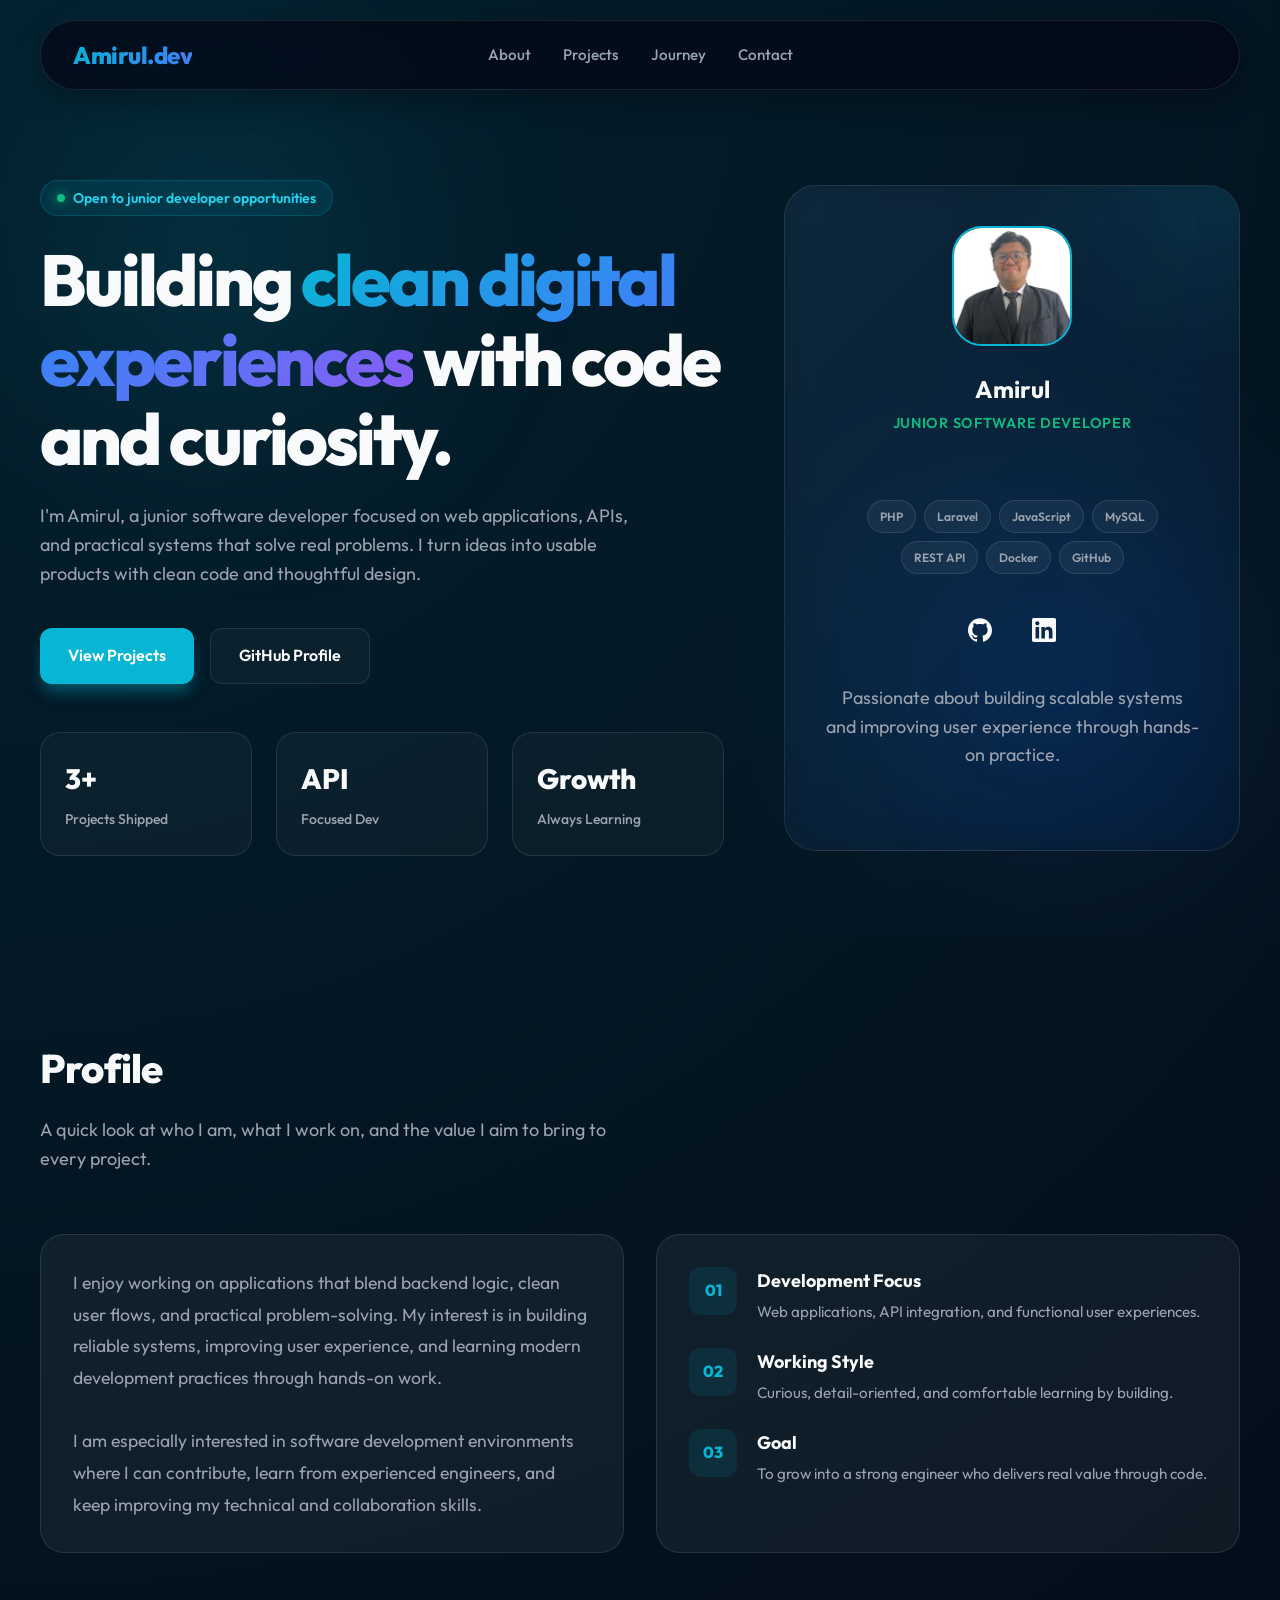
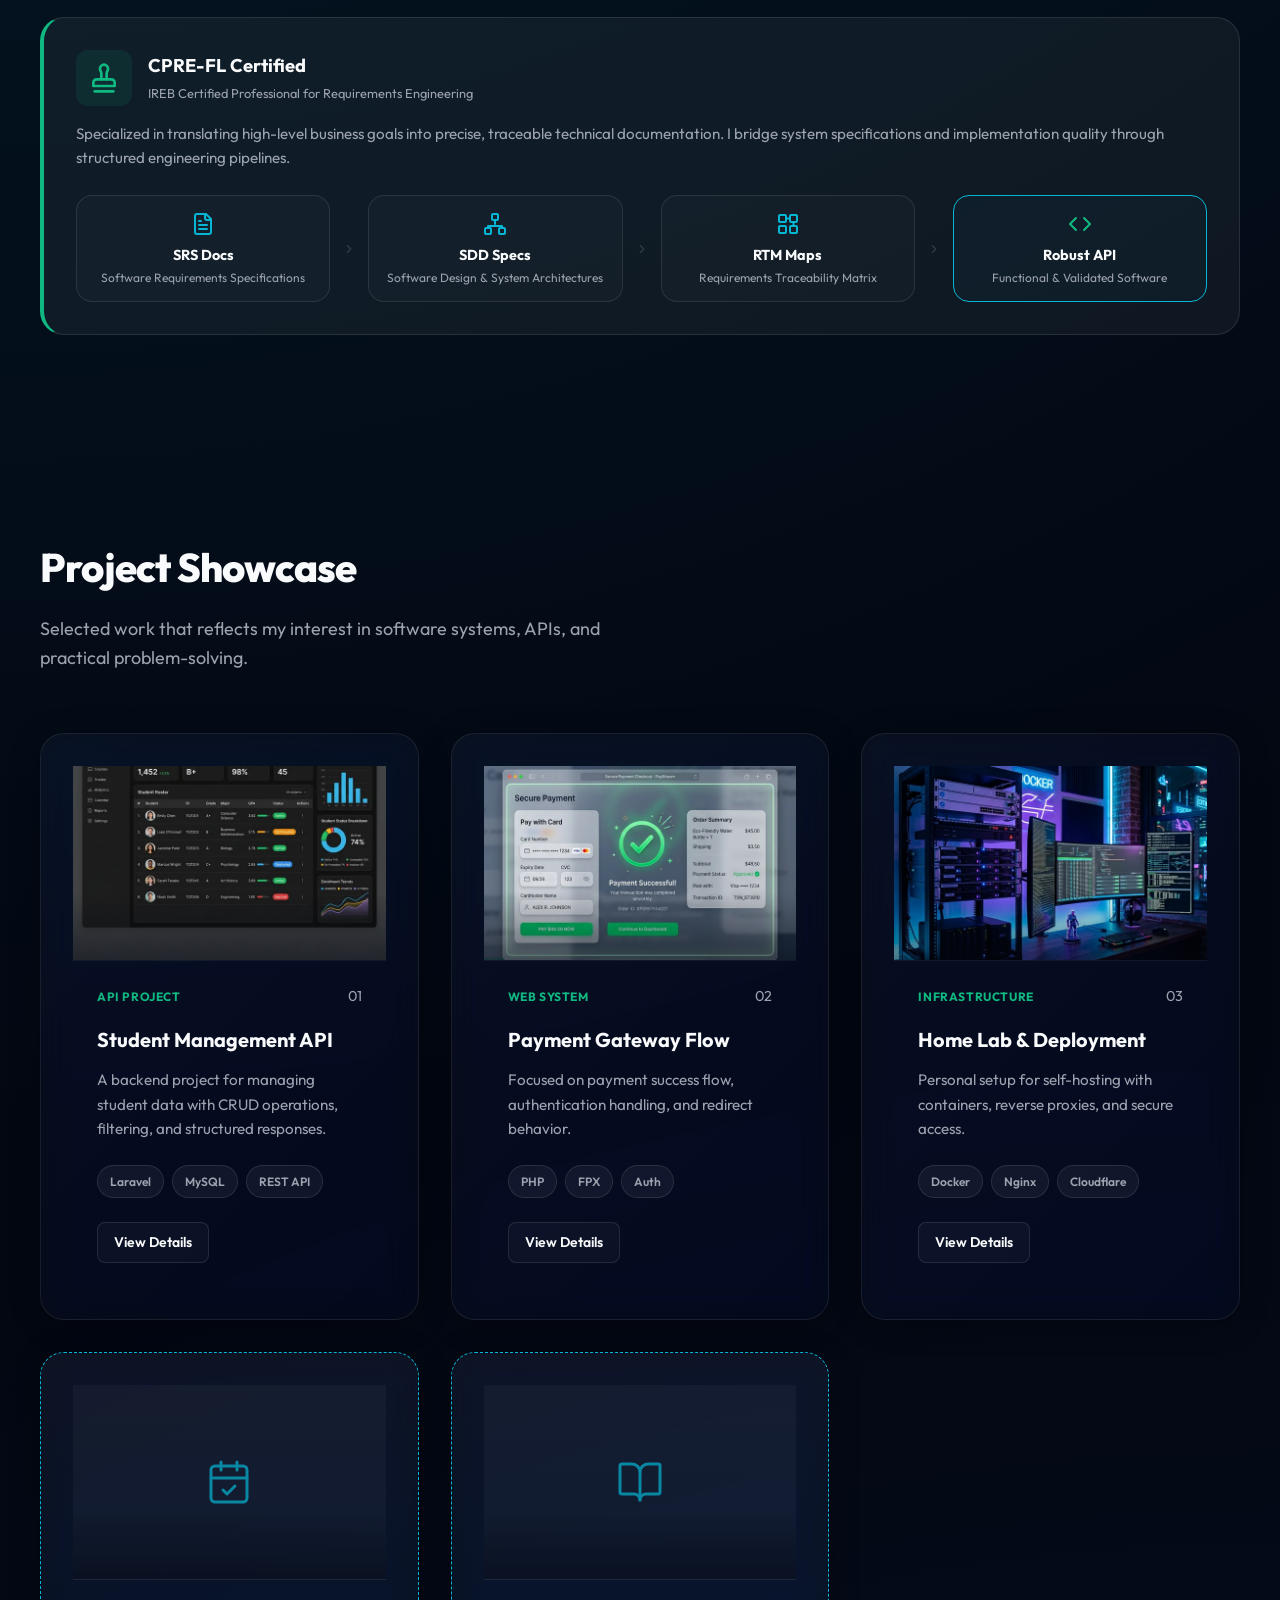
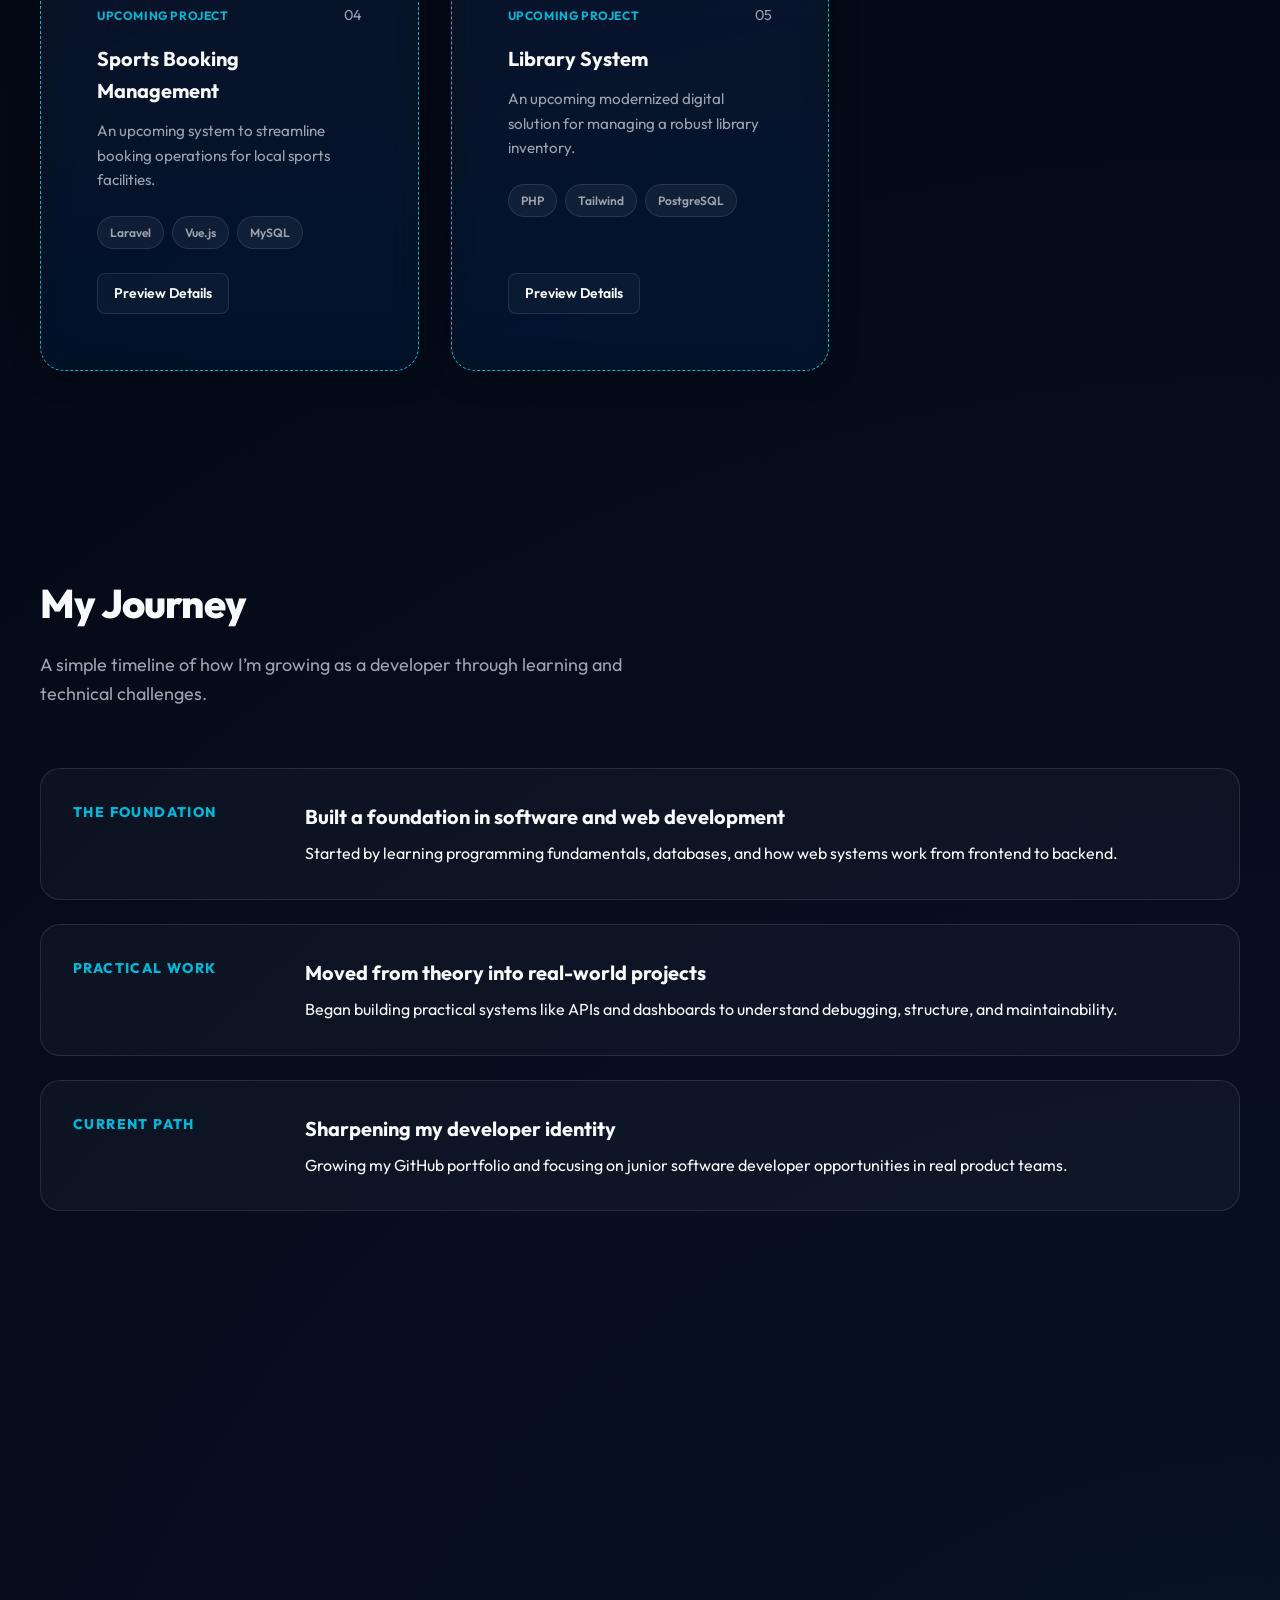
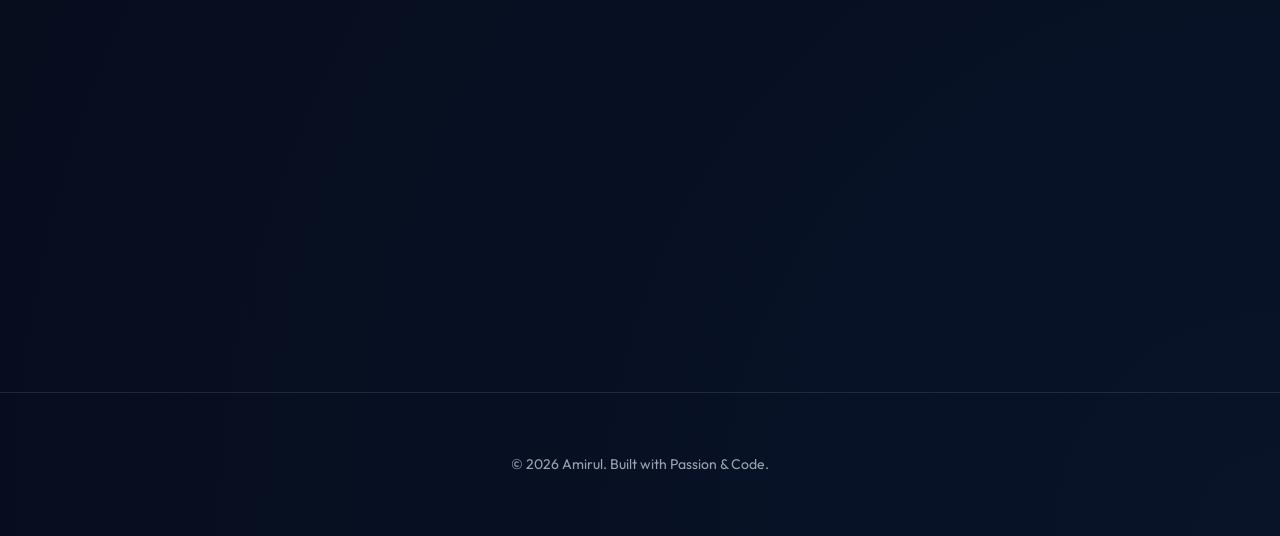
<file: index.html>
<!DOCTYPE html>
<html lang="en">

<head>
  <meta charset="UTF-8" />
  <meta name="viewport" content="width=device-width, initial-scale=1.0" />
  <title>Amirul | Developer Portfolio</title>

  <!-- SEO Meta Tags -->
  <meta name="description"
    content="Personal portfolio website for Amirul - Junior Software Developer focused on clean code and digital experiences." />
  <meta name="keywords"
    content="Amirul, Software Developer, Junior Developer, Portfolio, Web Development, PHP, Laravel, JavaScript" />
  <meta name="author" content="Amirul" />
  <link rel="canonical" href="https://skycore.my/" />

  <!-- Open Graph / social link previews -->
  <meta property="og:type" content="website" />
  <meta property="og:url" content="https://skycore.my/" />
  <meta property="og:title" content="Amirul | Developer Portfolio" />
  <meta property="og:description"
    content="Junior Software Developer. CPRE-FL certified in requirements engineering. Building web applications, APIs, and practical systems." />
  <!-- og:image stays PNG: social crawlers are unreliable with WebP. -->
  <meta property="og:image" content="https://skycore.my/assets/profile-og.png" />
  <meta property="og:image:width" content="600" />
  <meta property="og:image:height" content="600" />
  <meta property="og:image:alt" content="Portrait of Amirul, software developer" />
  <meta property="og:site_name" content="Amirul" />

  <!-- summary (not summary_large_image): profile-og.png is square, and a
       1.91:1 card would centre-crop it. Swap to summary_large_image once a
       purpose-built 1200x630 card exists (needs design work, not just a
       resize — parked with S2-S5). -->
  <meta name="twitter:card" content="summary" />
  <meta name="twitter:title" content="Amirul | Developer Portfolio" />
  <meta name="twitter:description"
    content="Junior Software Developer. CPRE-FL certified in requirements engineering. Building web applications, APIs, and practical systems." />
  <meta name="twitter:image" content="https://skycore.my/assets/profile-og.png" />

  <!-- 64px, not the 800x800 headshot: the old favicon downloaded 398KB to
       draw a 16px icon. -->
  <link rel="icon" type="image/png" sizes="64x64" href="assets/favicon-64.png">
  <link rel="apple-touch-icon" href="assets/profile-240.png">

  <!-- Google Fonts -->
  <link rel="preconnect" href="https://fonts.googleapis.com">
  <link rel="preconnect" href="https://fonts.gstatic.com" crossorigin>
  <link href="https://fonts.googleapis.com/css2?family=Outfit:wght@300;400;500;600;700;800&display=swap"
    rel="stylesheet">

  <!-- Font Awesome removed: ~75KB of render-blocking CSS plus webfonts for
       11 glyphs. Icons are now inline SVG. -->

  <!-- Custom Styles -->
  <link rel="stylesheet" href="index.css">
</head>

<body>
  <nav class="nav" id="nav">
    <div class="container nav-inner">
      <a href="#home" class="brand">Amirul<span>.dev</span></a>

      <button type="button" class="nav-toggle" id="nav-toggle" aria-label="Open navigation menu"
        aria-expanded="false" aria-controls="nav-links">
        <svg class="nav-toggle-icon nav-toggle-open" viewBox="0 0 24 24" fill="none" stroke="currentColor"
          stroke-width="2" stroke-linecap="round" aria-hidden="true" focusable="false">
          <line x1="3" y1="7" x2="21" y2="7" />
          <line x1="3" y1="12" x2="21" y2="12" />
          <line x1="3" y1="17" x2="21" y2="17" />
        </svg>
        <svg class="nav-toggle-icon nav-toggle-close" viewBox="0 0 24 24" fill="none" stroke="currentColor"
          stroke-width="2" stroke-linecap="round" aria-hidden="true" focusable="false">
          <line x1="5" y1="5" x2="19" y2="19" />
          <line x1="19" y1="5" x2="5" y2="19" />
        </svg>
      </button>

      <div class="nav-links" id="nav-links">
        <a href="#about">About</a>
        <a href="#projects">Projects</a>
        <a href="#journey">Journey</a>
        <a href="#contact">Contact</a>
      </div>
    </div>
  </nav>

  <header class="hero" id="home">
    <div class="container hero-grid">
      <div>
        <div class="badge">
          <span class="dot"></span>
          Open to junior developer opportunities
        </div>
        <h1>Building <span class="gradient">clean digital experiences</span> with code and curiosity.</h1>
        <p>
          I'm Amirul, a junior software developer focused on web applications, APIs, and practical systems that solve
          real problems.
          I turn ideas into usable products with clean code and thoughtful design.
        </p>
        <div class="cta-row">
          <a class="btn btn-primary" href="#projects">View Projects</a>
          <a class="btn btn-secondary" href="https://github.com/Amirul1asyraff" target="_blank" rel="noreferrer">GitHub
            Profile</a>
        </div>
        <div class="stats">
          <div class="stat">
            <strong>3+</strong>
            <span>Projects Shipped</span>
          </div>
          <div class="stat">
            <strong>API</strong>
            <span>Focused Dev</span>
          </div>
          <div class="stat">
            <strong>Growth</strong>
            <span>Always Learning</span>
          </div>
        </div>
      </div>

      <aside class="panel">
        <div class="profile-card">
          <div class="avatar-container">
            <picture>
              <source srcset="assets/profile-240.webp" type="image/webp">
              <img src="assets/profile-240.png" alt="Amirul's Headshot" width="240" height="240"
                fetchpriority="high">
            </picture>
          </div>
          <div class="profile-meta">
            <h3>Amirul</h3>
            <p>Junior Software Developer</p>
          </div>
          <div class="skill-pills">
            <span class="pill">PHP</span>
            <span class="pill">Laravel</span>
            <span class="pill">JavaScript</span>
            <span class="pill">MySQL</span>
            <span class="pill">REST API</span>
            <span class="pill">Docker</span>
            <span class="pill">GitHub</span>
          </div>
          <div class="main-socials">
            <a href="https://github.com/Amirul1asyraff" target="_blank" rel="noreferrer" aria-label="Amirul on GitHub">
              <svg viewBox="0 0 24 24" fill="currentColor" aria-hidden="true" focusable="false">
                <path
                  d="M12 .297c-6.63 0-12 5.373-12 12 0 5.303 3.438 9.8 8.205 11.385.6.113.82-.258.82-.577 0-.285-.01-1.04-.015-2.04-3.338.724-4.042-1.61-4.042-1.61C4.422 18.07 3.633 17.7 3.633 17.7c-1.087-.744.084-.729.084-.729 1.205.084 1.838 1.236 1.838 1.236 1.07 1.835 2.809 1.305 3.495.998.108-.776.417-1.305.76-1.605-2.665-.3-5.466-1.332-5.466-5.93 0-1.31.465-2.38 1.235-3.22-.135-.303-.54-1.523.105-3.176 0 0 1.005-.322 3.3 1.23.96-.267 1.98-.399 3-.405 1.02.006 2.04.138 3 .405 2.28-1.552 3.285-1.23 3.285-1.23.645 1.653.24 2.873.12 3.176.765.84 1.23 1.91 1.23 3.22 0 4.61-2.805 5.625-5.475 5.92.42.36.81 1.096.81 2.22 0 1.606-.015 2.896-.015 3.286 0 .315.21.69.825.57C20.565 22.092 24 17.592 24 12.297c0-6.627-5.373-12-12-12" />
              </svg>
            </a>
            <a href="https://www.linkedin.com/in/amirulasyraff15/" target="_blank" rel="noreferrer"
              aria-label="Amirul on LinkedIn">
              <svg viewBox="0 0 24 24" fill="currentColor" aria-hidden="true" focusable="false">
                <path
                  d="M20.447 20.452h-3.554v-5.569c0-1.328-.027-3.037-1.852-3.037-1.853 0-2.136 1.445-2.136 2.939v5.667H9.351V9h3.414v1.561h.046c.477-.9 1.637-1.85 3.37-1.85 3.601 0 4.267 2.37 4.267 5.455v6.286zM5.337 7.433c-1.144 0-2.063-.926-2.063-2.065 0-1.138.92-2.063 2.063-2.063 1.14 0 2.064.925 2.064 2.063 0 1.139-.925 2.065-2.064 2.065zm1.782 13.019H3.555V9h3.564v11.452zM22.225 0H1.771C.792 0 0 .774 0 1.729v20.542C0 23.227.792 24 1.771 24h20.451C23.2 24 24 23.227 24 22.271V1.729C24 .774 23.2 0 22.225 0z" />
              </svg>
            </a>
          </div>
          <p class="profile-blurb">
            Passionate about building scalable systems and improving user experience through hands-on practice.
          </p>
        </div>
      </aside>
    </div>
  </header>

  <section id="about">
    <div class="container">
      <div class="section-head">
        <h2>Profile</h2>
        <p>A quick look at who I am, what I work on, and the value I aim to bring to every project.</p>
      </div>

      <div class="about-grid">
        <div class="card">
          <p style="color: var(--muted); font-size: 1.1rem; line-height: 1.8;">
            I enjoy working on applications that blend backend logic, clean user flows, and practical problem-solving.
            My interest is in building reliable systems, improving user experience, and learning modern development
            practices through hands-on work.
            <br><br>
            I am especially interested in software development environments where I can contribute, learn from
            experienced engineers, and keep improving my technical and collaboration skills.
          </p>
        </div>

        <div class="card">
          <div class="list">
            <div class="list-item">
              <div class="list-icon">01</div>
              <div>
                <h4>Development Focus</h4>
                <p>Web applications, API integration, and functional user experiences.</p>
              </div>
            </div>
            <div class="list-item">
              <div class="list-icon">02</div>
              <div>
                <h4>Working Style</h4>
                <p>Curious, detail-oriented, and comfortable learning by building.</p>
              </div>
            </div>
            <div class="list-item">
              <div class="list-icon">03</div>
              <div>
                <h4>Goal</h4>
                <p>To grow into a strong engineer who delivers real value through code.</p>
              </div>
            </div>
          </div>
        </div>

        <!-- Systems Engineering & Requirements Pipeline -->
        <div class="card engineering-card">
          <div class="engineering-header">
            <div class="cert-badge">
              <svg class="cert-icon" viewBox="0 0 24 24" fill="none" stroke="currentColor" stroke-width="2"
                stroke-linecap="round" stroke-linejoin="round" aria-hidden="true" focusable="false">
                <path d="M5 22h14" />
                <path d="M19.27 13.73A2.5 2.5 0 0 0 17.5 13h-11A2.5 2.5 0 0 0 4 15.5V18h16v-2.5c0-.66-.26-1.3-.73-1.77Z" />
                <path d="M14 13V8.5C14 7 15 7 15 5a3 3 0 0 0-3-3 3 3 0 0 0-3 3c0 2 1 2 1 3.5V13" />
              </svg>
              <div>
                <h4>CPRE-FL Certified</h4>
                <span>IREB Certified Professional for Requirements Engineering</span>
              </div>
            </div>
          </div>
          
          <p style="color: var(--muted); margin-bottom: 24px; font-size: 0.95rem;">
            Specialized in translating high-level business goals into precise, traceable technical documentation. I bridge system specifications and implementation quality through structured engineering pipelines.
          </p>

          <div class="pipeline-grid">
            <div class="pipeline-node">
              <div class="node-icon">
                <svg viewBox="0 0 24 24" fill="none" stroke="currentColor" stroke-width="2" stroke-linecap="round"
                  stroke-linejoin="round" aria-hidden="true" focusable="false">
                  <path d="M15 2H6a2 2 0 0 0-2 2v16a2 2 0 0 0 2 2h12a2 2 0 0 0 2-2V7Z" />
                  <path d="M14 2v4a2 2 0 0 0 2 2h4" />
                  <path d="M8 13h8" /><path d="M8 17h8" /><path d="M8 9h2" />
                </svg>
              </div>
              <h5>SRS Docs</h5>
              <p>Software Requirements Specifications</p>
            </div>
            <div class="pipeline-arrow">
              <svg viewBox="0 0 24 24" fill="none" stroke="currentColor" stroke-width="2" stroke-linecap="round"
                stroke-linejoin="round" aria-hidden="true" focusable="false">
                <path d="m9 18 6-6-6-6" />
              </svg>
            </div>
            <div class="pipeline-node">
              <div class="node-icon">
                <svg viewBox="0 0 24 24" fill="none" stroke="currentColor" stroke-width="2" stroke-linecap="round"
                  stroke-linejoin="round" aria-hidden="true" focusable="false">
                  <rect x="9" y="2" width="6" height="6" rx="1" />
                  <rect x="2" y="16" width="6" height="6" rx="1" />
                  <rect x="16" y="16" width="6" height="6" rx="1" />
                  <path d="M12 8v4" /><path d="M5 16v-2h14v2" />
                </svg>
              </div>
              <h5>SDD Specs</h5>
              <p>Software Design & System Architectures</p>
            </div>
            <div class="pipeline-arrow">
              <svg viewBox="0 0 24 24" fill="none" stroke="currentColor" stroke-width="2" stroke-linecap="round"
                stroke-linejoin="round" aria-hidden="true" focusable="false">
                <path d="m9 18 6-6-6-6" />
              </svg>
            </div>
            <div class="pipeline-node">
              <div class="node-icon">
                <svg viewBox="0 0 24 24" fill="none" stroke="currentColor" stroke-width="2" stroke-linecap="round"
                  stroke-linejoin="round" aria-hidden="true" focusable="false">
                  <rect x="3" y="3" width="7" height="7" rx="1" />
                  <rect x="14" y="3" width="7" height="7" rx="1" />
                  <rect x="14" y="14" width="7" height="7" rx="1" />
                  <rect x="3" y="14" width="7" height="7" rx="1" />
                  <path d="M10 6.5h4" /><path d="M17.5 10v4" />
                </svg>
              </div>
              <h5>RTM Maps</h5>
              <p>Requirements Traceability Matrix</p>
            </div>
            <div class="pipeline-arrow">
              <svg viewBox="0 0 24 24" fill="none" stroke="currentColor" stroke-width="2" stroke-linecap="round"
                stroke-linejoin="round" aria-hidden="true" focusable="false">
                <path d="m9 18 6-6-6-6" />
              </svg>
            </div>
            <div class="pipeline-node node-highlight">
              <div class="node-icon">
                <svg viewBox="0 0 24 24" fill="none" stroke="currentColor" stroke-width="2" stroke-linecap="round"
                  stroke-linejoin="round" aria-hidden="true" focusable="false">
                  <path d="m16 18 6-6-6-6" /><path d="m8 6-6 6 6 6" />
                </svg>
              </div>
              <h5>Robust API</h5>
              <p>Functional & Validated Software</p>
            </div>
          </div>
        </div>
      </div>
    </div>
  </section>

  <section id="projects">
    <div class="container">
      <div class="section-head">
        <h2>Project Showcase</h2>
        <p>Selected work that reflects my interest in software systems, APIs, and practical problem-solving.</p>
      </div>

      <div class="projects-grid">
        <article class="card project-card">
          <div class="project-img">
            <picture>
              <source srcset="assets/project-api.webp" type="image/webp">
              <img src="assets/project-api-640.png" alt="Student Management API Mockup" width="640" height="400"
                loading="lazy" decoding="async">
            </picture>
          </div>
          <div class="project-content">
            <div class="project-top">
              <span class="project-tag">API Project</span>
              <span style="color: var(--muted); font-size: 0.9rem;">01</span>
            </div>
            <h3>Student Management API</h3>
            <p>
              A backend project for managing student data with CRUD operations, filtering, and structured responses.
            </p>
            <div class="skill-pills" style="justify-content: flex-start; margin-bottom: 24px;">
              <span class="pill">Laravel</span>
              <span class="pill">MySQL</span>
              <span class="pill">REST API</span>
            </div>
            <div class="project-links">
              <a href="projects/student-management-api.html" class="mini-link">View Details</a>
            </div>
          </div>
        </article>

        <article class="card project-card">
          <div class="project-img">
            <picture>
              <source srcset="assets/project-payment.webp" type="image/webp">
              <img src="assets/project-payment-640.png" alt="Payment Gateway Mockup" width="640" height="400"
                loading="lazy" decoding="async">
            </picture>
          </div>
          <div class="project-content">
            <div class="project-top">
              <span class="project-tag">Web System</span>
              <span style="color: var(--muted); font-size: 0.9rem;">02</span>
            </div>
            <h3>Payment Gateway Flow</h3>
            <p>
              Focused on payment success flow, authentication handling, and redirect behavior.
            </p>
            <div class="skill-pills" style="justify-content: flex-start; margin-bottom: 24px;">
              <span class="pill">PHP</span>
              <span class="pill">FPX</span>
              <span class="pill">Auth</span>
            </div>
            <div class="project-links">
              <a href="projects/payment-gateway-flow.html" class="mini-link">View Details</a>
            </div>
          </div>
        </article>

        <article class="card project-card">
          <div class="project-img">
            <picture>
              <source srcset="assets/project-homelab.webp" type="image/webp">
              <img src="assets/project-homelab-640.png" alt="Home Lab Illustration" width="640" height="400"
                loading="lazy" decoding="async">
            </picture>
          </div>
          <div class="project-content">
            <div class="project-top">
              <span class="project-tag">Infrastructure</span>
              <span style="color: var(--muted); font-size: 0.9rem;">03</span>
            </div>
            <h3>Home Lab & Deployment</h3>
            <p>
              Personal setup for self-hosting with containers, reverse proxies, and secure access.
            </p>
            <div class="skill-pills" style="justify-content: flex-start; margin-bottom: 24px;">
              <span class="pill">Docker</span>
              <span class="pill">Nginx</span>
              <span class="pill">Cloudflare</span>
            </div>
            <div class="project-links">
              <a href="projects/home-lab-deployment.html" class="mini-link">View Details</a>
            </div>
          </div>
        </article>

        <article class="card project-card upcoming-card">
          <div class="project-img"
            style="background: var(--bg-soft); display: flex; align-items: center; justify-content: center;">
            <svg class="upcoming-icon" viewBox="0 0 24 24" fill="none" stroke="currentColor" stroke-width="1.5"
              stroke-linecap="round" stroke-linejoin="round" aria-hidden="true" focusable="false">
              <path d="M8 2v4" /><path d="M16 2v4" />
              <rect x="3" y="4" width="18" height="18" rx="2" />
              <path d="M3 10h18" /><path d="m9 16 2 2 4-4" />
            </svg>
          </div>
          <div class="project-content">
            <div class="project-top">
              <span class="project-tag" style="color: var(--accent);">Upcoming Project</span>
              <span style="color: var(--muted); font-size: 0.9rem;">04</span>
            </div>
            <h3>Sports Booking Management</h3>
            <p>
              An upcoming system to streamline booking operations for local sports facilities.
            </p>
            <div class="skill-pills" style="justify-content: flex-start; margin-bottom: 24px;">
              <span class="pill">Laravel</span>
              <span class="pill">Vue.js</span>
              <span class="pill">MySQL</span>
            </div>
            <div class="project-links">
              <a href="projects/sports-booking-management.html" class="mini-link">Preview Details</a>
            </div>
          </div>
        </article>

        <article class="card project-card upcoming-card">
          <div class="project-img"
            style="background: var(--bg-soft); display: flex; align-items: center; justify-content: center;">
            <svg class="upcoming-icon" viewBox="0 0 24 24" fill="none" stroke="currentColor" stroke-width="1.5"
              stroke-linecap="round" stroke-linejoin="round" aria-hidden="true" focusable="false">
              <path d="M12 7v14" />
              <path d="M3 18a1 1 0 0 1-1-1V4a1 1 0 0 1 1-1h5a4 4 0 0 1 4 4 4 4 0 0 1 4-4h5a1 1 0 0 1 1 1v13a1 1 0 0 1-1 1h-6a3 3 0 0 0-3 3 3 3 0 0 0-3-3z" />
            </svg>
          </div>
          <div class="project-content">
            <div class="project-top">
              <span class="project-tag" style="color: var(--accent);">Upcoming Project</span>
              <span style="color: var(--muted); font-size: 0.9rem;">05</span>
            </div>
            <h3>Library System</h3>
            <p>
              An upcoming modernized digital solution for managing a robust library inventory.
            </p>
            <div class="skill-pills" style="justify-content: flex-start; margin-bottom: 24px;">
              <span class="pill">PHP</span>
              <span class="pill">Tailwind</span>
              <span class="pill">PostgreSQL</span>
            </div>
            <div class="project-links">
              <a href="projects/library-system.html" class="mini-link">Preview Details</a>
            </div>
          </div>
        </article>
      </div>
    </div>
  </section>

  <section id="journey">
    <div class="container">
      <div class="section-head">
        <h2>My Journey</h2>
        <p>A simple timeline of how I’m growing as a developer through learning and technical challenges.</p>
      </div>

      <div class="timeline">
        <div class="timeline-item">
          <div class="timeline-date">The Foundation</div>
          <div>
            <h3>Built a foundation in software and web development</h3>
            <p>Started by learning programming fundamentals, databases, and how web systems work from frontend to
              backend.</p>
          </div>
        </div>

        <div class="timeline-item">
          <div class="timeline-date">Practical Work</div>
          <div>
            <h3>Moved from theory into real-world projects</h3>
            <p>Began building practical systems like APIs and dashboards to understand debugging, structure, and
              maintainability.</p>
          </div>
        </div>

        <div class="timeline-item">
          <div class="timeline-date">Current Path</div>
          <div>
            <h3>Sharpening my developer identity</h3>
            <p>Growing my GitHub portfolio and focusing on junior software developer opportunities in real product
              teams.</p>
          </div>
        </div>
      </div>
    </div>
  </section>

  <section id="contact">
    <div class="container">
      <div class="contact-box">
        <h2>Let’s build something meaningful.</h2>
        <p>
          I’m open to junior developer roles, freelance collaborations, and opportunities to learn and grow.
        </p>
        <div class="cta-row">
          <a class="btn btn-primary" href="mailto:amirulasyraff0304@gmail.com">Email Me</a>
          <a class="btn btn-secondary" href="https://github.com/Amirul1asyraff" target="_blank" rel="noreferrer">View
            GitHub</a>
        </div>
      </div>
    </div>
  </section>

  <footer>
    <div class="container">
      <p>© 2026 Amirul. Built with Passion & Code.</p>
    </div>
  </footer>

  <script>
    // Smooth scrolling is handled by CSS (html { scroll-behavior: smooth }).
    // No JS anchor handler here on purpose: preventDefault() stopped the URL hash
    // from updating, which broke deep links, sharing and the back button.

    /* ---- Mobile navigation ---- */
    (function () {
      const nav = document.getElementById('nav');
      const toggle = document.getElementById('nav-toggle');
      const links = document.getElementById('nav-links');
      if (!nav || !toggle || !links) return;

      const setOpen = (open) => {
        nav.classList.toggle('is-open', open);
        toggle.setAttribute('aria-expanded', String(open));
        toggle.setAttribute('aria-label', open ? 'Close navigation menu' : 'Open navigation menu');
      };

      toggle.addEventListener('click', () => {
        setOpen(!nav.classList.contains('is-open'));
      });

      // Picking a destination closes the menu.
      links.addEventListener('click', (e) => {
        if (e.target.closest('a')) setOpen(false);
      });

      // Escape closes and returns focus to the toggle.
      document.addEventListener('keydown', (e) => {
        if (e.key === 'Escape' && nav.classList.contains('is-open')) {
          setOpen(false);
          toggle.focus();
        }
      });

      // Tapping outside the nav closes it.
      document.addEventListener('click', (e) => {
        if (nav.classList.contains('is-open') && !nav.contains(e.target)) setOpen(false);
      });

      // Crossing back to desktop must not leave the menu stuck open.
      window.matchMedia('(min-width: 769px)').addEventListener('change', (e) => {
        if (e.matches) setOpen(false);
      });
    })();

    /* ---- Section reveal on scroll ---- */
    (function () {
      const sections = document.querySelectorAll('section');
      const reduced = window.matchMedia('(prefers-reduced-motion: reduce)').matches;

      // Reduced motion, or no IntersectionObserver: leave everything visible.
      if (reduced || !('IntersectionObserver' in window)) return;

      const observer = new IntersectionObserver((entries, obs) => {
        entries.forEach(entry => {
          if (entry.isIntersecting) {
            entry.target.classList.add('is-visible');
            obs.unobserve(entry.target);   // reveal once, then stop watching
          }
        });
      }, { threshold: 0.1 });

      sections.forEach(section => {
        section.classList.add('reveal');
        observer.observe(section);
      });
    })();
  </script>
</body>

</html>
</file>
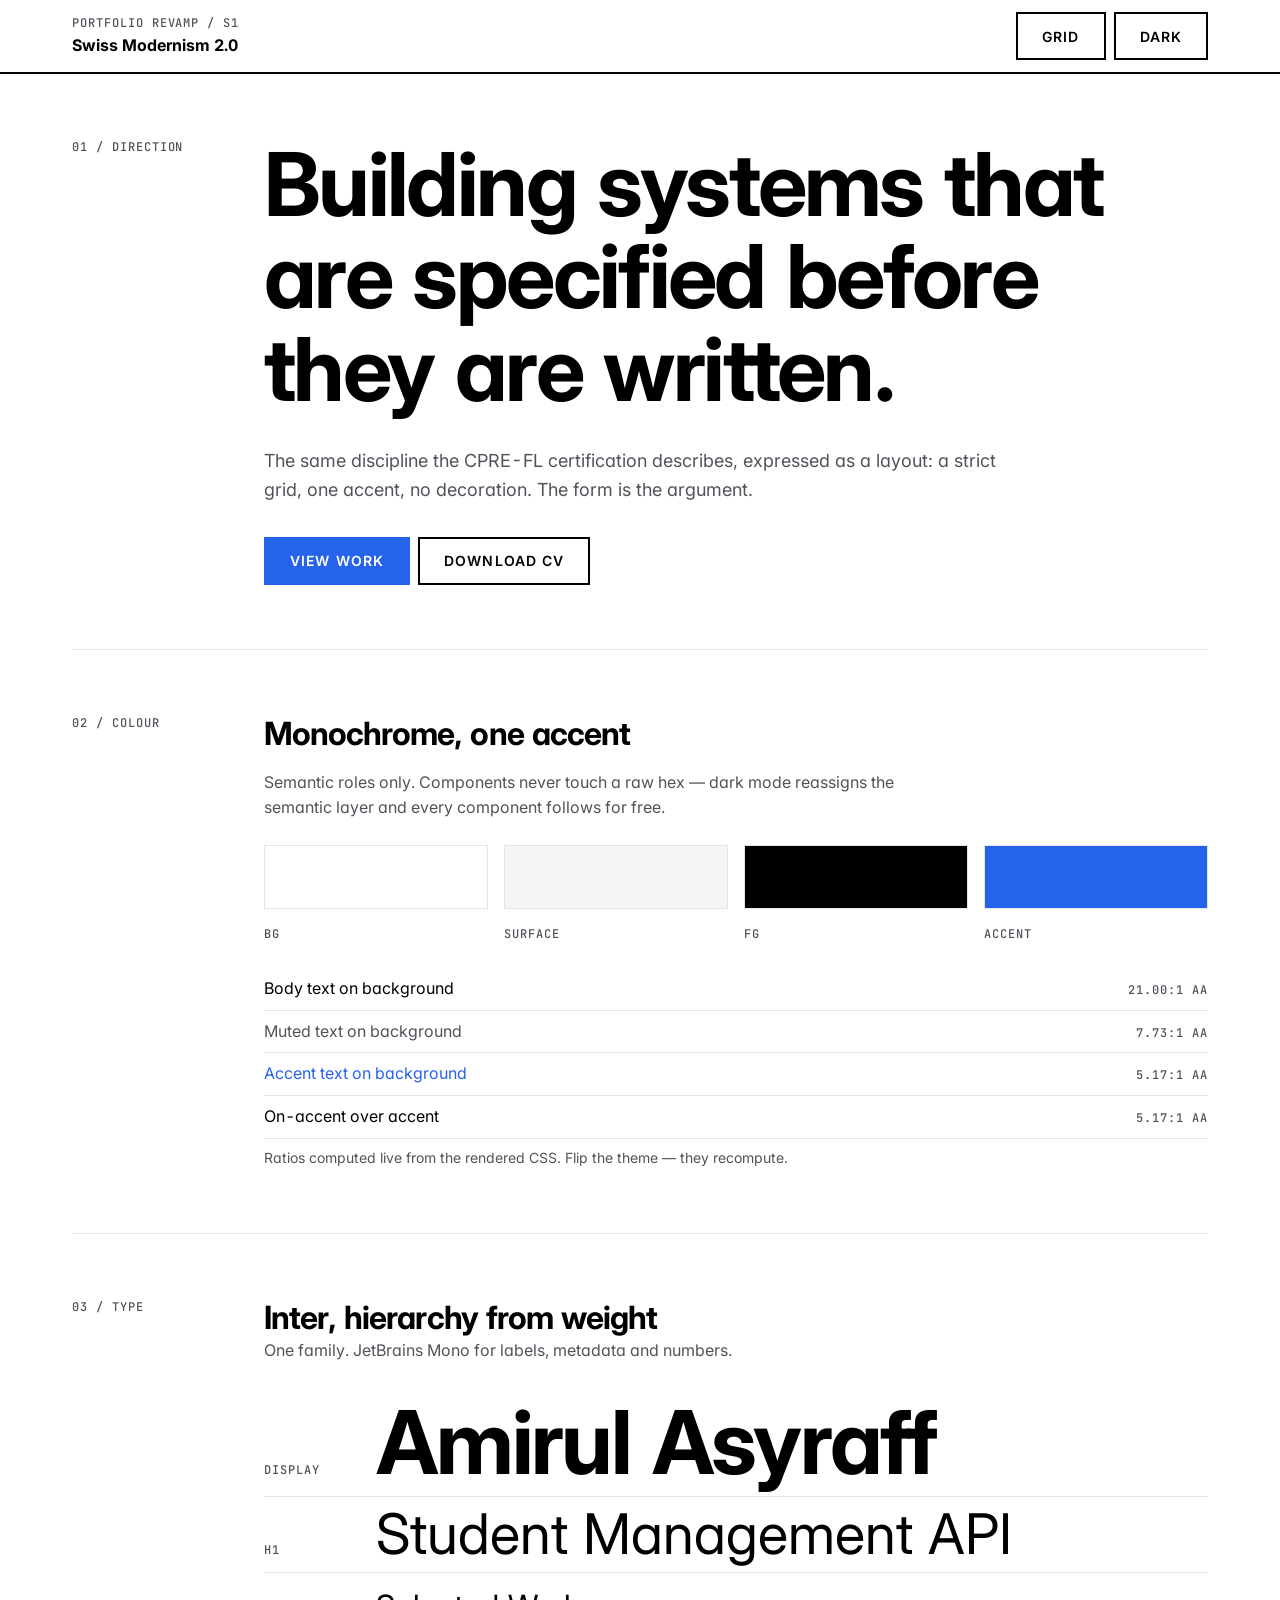
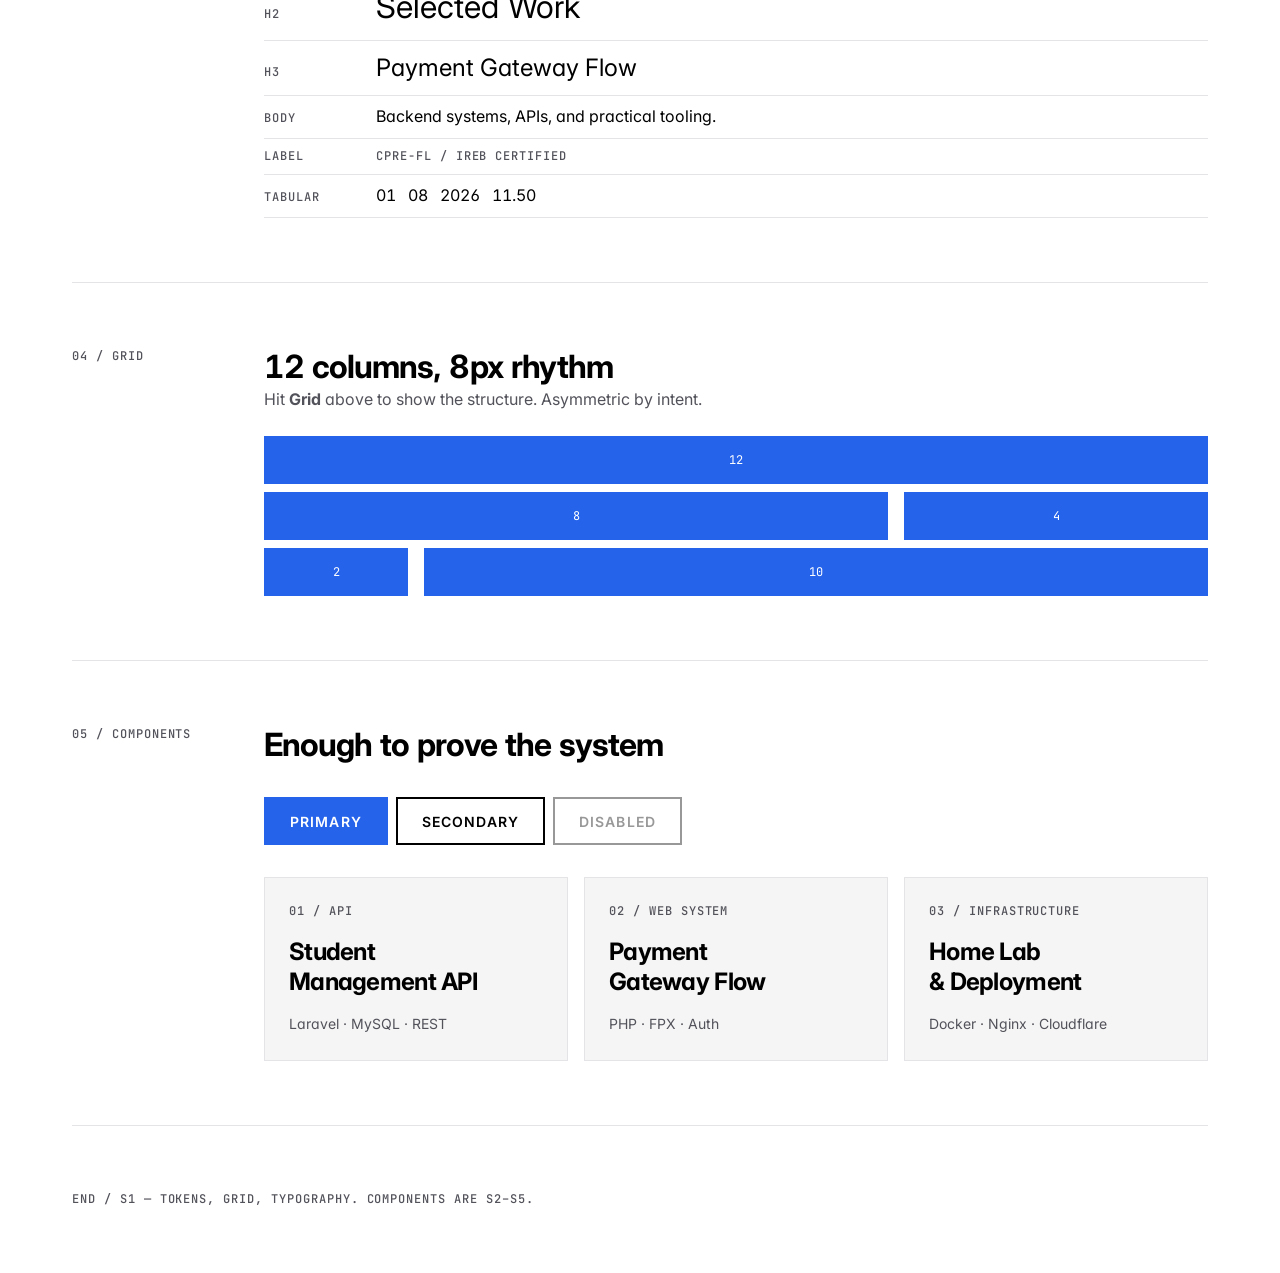
<file: design-system.html>
<!DOCTYPE html>
<html lang="en">

<head>
  <meta charset="UTF-8" />
  <meta name="viewport" content="width=device-width, initial-scale=1.0" />
  <title>Design System — Swiss Modernism | Amirul</title>

  <!-- Internal working reference, not a portfolio page. Keep it out of search. -->
  <meta name="robots" content="noindex, nofollow" />
  <meta name="description" content="Design system reference for the portfolio revamp." />
  <link rel="icon" type="image/png" href="assets/profile.png">

  <link rel="preconnect" href="https://fonts.googleapis.com">
  <link rel="preconnect" href="https://fonts.gstatic.com" crossorigin>
  <link
    href="https://fonts.googleapis.com/css2?family=Inter:wght@400;500;600;700&family=JetBrains+Mono:wght@400;500&display=swap"
    rel="stylesheet">

  <link rel="stylesheet" href="design-system.css">

  <style>
    /* Page-local scaffolding for this reference only — not part of the system. */
    .ds-section { padding-block: var(--space-8); border-top: var(--rule) solid var(--color-border-subtle); }
    .ds-section:first-of-type { border-top: 0; }
    .ds-stack > * + * { margin-top: var(--space-2); }
    .ds-stack-lg > * + * { margin-top: var(--space-4); }

    .ds-topbar {
      position: sticky; top: 0; z-index: 100;
      background: var(--color-bg);
      border-bottom: var(--rule-bold) solid var(--color-border);
    }
    .ds-topbar-inner {
      display: flex; align-items: center; justify-content: space-between;
      gap: var(--space-2); min-height: var(--nav-height);
      /* wrap: brand + 2 uppercase buttons don't fit 375px in one row */
      flex-wrap: wrap;
      padding-block: var(--space-1);
    }
    .ds-controls { display: flex; gap: var(--space-1); flex-wrap: wrap; }

    .ds-spec {
      display: flex; justify-content: space-between; align-items: baseline;
      gap: var(--space-2); padding-block: var(--space-1);
      border-bottom: var(--rule) solid var(--color-border-subtle);
    }
    .ds-spec-meta { flex-shrink: 0; }

    .ds-scale-row {
      display: grid; grid-template-columns: 6rem 1fr; gap: var(--space-2);
      align-items: baseline; padding-block: var(--space-1);
      border-bottom: var(--rule) solid var(--color-border-subtle);
    }

    .ds-demo-box {
      background: var(--color-accent);
      color: var(--color-on-accent);
      display: flex; align-items: center; justify-content: center;
      min-height: var(--space-6);
      font-family: var(--font-mono); font-size: var(--text-xs);
    }
  </style>
</head>

<body>
  <header class="ds-topbar">
    <div class="ds-container ds-topbar-inner">
      <div>
        <div class="ds-label">Portfolio Revamp / S1</div>
        <strong>Swiss Modernism 2.0</strong>
      </div>
      <div class="ds-controls">
        <button type="button" class="ds-btn" id="grid-toggle" aria-pressed="false">Grid</button>
        <button type="button" class="ds-btn" id="theme-toggle">Theme</button>
      </div>
    </div>
  </header>

  <!-- The visible 12-column grid. Swiss shows its structure. -->
  <div class="ds-grid-overlay" id="grid-overlay" aria-hidden="true">
    <div class="ds-container">
      <div class="ds-grid">
        <span></span><span></span><span></span><span></span><span></span><span></span>
        <span></span><span></span><span></span><span></span><span></span><span></span>
      </div>
    </div>
  </div>

  <main class="ds-container">

    <!-- ---------------- Hero: the direction, applied ---------------- -->
    <section class="ds-section">
      <div class="ds-grid">
        <div class="ds-col-2">
          <div class="ds-label">01 / Direction</div>
        </div>
        <div class="ds-col-10 ds-stack-lg">
          <h1 class="ds-display">Building systems that are specified before they are written.</h1>
          <p class="ds-body-lg ds-muted">
            The same discipline the CPRE-FL certification describes, expressed as a layout:
            a strict grid, one accent, no decoration. The form is the argument.
          </p>
          <div class="ds-controls">
            <a class="ds-btn ds-btn-primary" href="#type">View Work</a>
            <a class="ds-btn" href="#color">Download CV</a>
          </div>
        </div>
      </div>
    </section>

    <!-- ---------------- Colour ---------------- -->
    <section class="ds-section" id="color">
      <div class="ds-grid">
        <div class="ds-col-2"><div class="ds-label">02 / Colour</div></div>
        <div class="ds-col-10 ds-stack">
          <h2 class="ds-h2">Monochrome, one accent</h2>
          <p class="ds-muted">
            Semantic roles only. Components never touch a raw hex — dark mode reassigns
            the semantic layer and every component follows for free.
          </p>

          <div class="ds-grid" style="margin-top: var(--space-3);">
            <div class="ds-col-3 ds-stack">
              <div class="ds-swatch" style="background: var(--color-bg);"></div>
              <div class="ds-label">bg</div>
            </div>
            <div class="ds-col-3 ds-stack">
              <div class="ds-swatch" style="background: var(--color-surface);"></div>
              <div class="ds-label">surface</div>
            </div>
            <div class="ds-col-3 ds-stack">
              <div class="ds-swatch" style="background: var(--color-fg);"></div>
              <div class="ds-label">fg</div>
            </div>
            <div class="ds-col-3 ds-stack">
              <div class="ds-swatch" style="background: var(--color-accent);"></div>
              <div class="ds-label">accent</div>
            </div>
          </div>

          <div style="margin-top: var(--space-3);">
            <div class="ds-spec">
              <span>Body text on background</span>
              <span class="ds-label ds-spec-meta" data-contrast="--color-fg|--color-bg">—</span>
            </div>
            <div class="ds-spec">
              <span class="ds-muted">Muted text on background</span>
              <span class="ds-label ds-spec-meta" data-contrast="--color-fg-muted|--color-bg">—</span>
            </div>
            <div class="ds-spec">
              <span style="color: var(--color-accent);">Accent text on background</span>
              <span class="ds-label ds-spec-meta" data-contrast="--color-accent|--color-bg">—</span>
            </div>
            <div class="ds-spec">
              <span>On-accent over accent</span>
              <span class="ds-label ds-spec-meta" data-contrast="--color-on-accent|--color-accent">—</span>
            </div>
          </div>
          <p class="ds-small ds-muted" style="margin-top: var(--space-1);">
            Ratios computed live from the rendered CSS. Flip the theme — they recompute.
          </p>
        </div>
      </div>
    </section>

    <!-- ---------------- Type ---------------- -->
    <section class="ds-section" id="type">
      <div class="ds-grid">
        <div class="ds-col-2"><div class="ds-label">03 / Type</div></div>
        <div class="ds-col-10">
          <h2 class="ds-h2">Inter, hierarchy from weight</h2>
          <p class="ds-muted">One family. JetBrains Mono for labels, metadata and numbers.</p>

          <div style="margin-top: var(--space-3);">
            <div class="ds-scale-row">
              <span class="ds-label">display</span>
              <span class="ds-display">Amirul Asyraff</span>
            </div>
            <div class="ds-scale-row">
              <span class="ds-label">h1</span>
              <span class="ds-h1">Student Management API</span>
            </div>
            <div class="ds-scale-row">
              <span class="ds-label">h2</span>
              <span class="ds-h2">Selected Work</span>
            </div>
            <div class="ds-scale-row">
              <span class="ds-label">h3</span>
              <span class="ds-h3">Payment Gateway Flow</span>
            </div>
            <div class="ds-scale-row">
              <span class="ds-label">body</span>
              <span class="ds-body">Backend systems, APIs, and practical tooling.</span>
            </div>
            <div class="ds-scale-row">
              <span class="ds-label">label</span>
              <span class="ds-label">CPRE-FL / IREB CERTIFIED</span>
            </div>
            <div class="ds-scale-row">
              <span class="ds-label">tabular</span>
              <span class="ds-body" style="font-variant-numeric: tabular-nums;">01 &nbsp; 08 &nbsp; 2026 &nbsp; 11.50</span>
            </div>
          </div>
        </div>
      </div>
    </section>

    <!-- ---------------- Grid ---------------- -->
    <section class="ds-section">
      <div class="ds-grid">
        <div class="ds-col-2"><div class="ds-label">04 / Grid</div></div>
        <div class="ds-col-10">
          <h2 class="ds-h2">12 columns, 8px rhythm</h2>
          <p class="ds-muted">Hit <strong>Grid</strong> above to show the structure. Asymmetric by intent.</p>

          <div class="ds-grid" style="margin-top: var(--space-3);">
            <div class="ds-col-12"><div class="ds-demo-box">12</div></div>
          </div>
          <div class="ds-grid" style="margin-top: var(--space-1);">
            <div class="ds-col-8"><div class="ds-demo-box">8</div></div>
            <div class="ds-col-4"><div class="ds-demo-box">4</div></div>
          </div>
          <div class="ds-grid" style="margin-top: var(--space-1);">
            <div class="ds-col-2"><div class="ds-demo-box">2</div></div>
            <div class="ds-col-10"><div class="ds-demo-box">10</div></div>
          </div>
        </div>
      </div>
    </section>

    <!-- ---------------- Components ---------------- -->
    <section class="ds-section">
      <div class="ds-grid">
        <div class="ds-col-2"><div class="ds-label">05 / Components</div></div>
        <div class="ds-col-10 ds-stack-lg">
          <h2 class="ds-h2">Enough to prove the system</h2>

          <div class="ds-controls">
            <button class="ds-btn ds-btn-primary">Primary</button>
            <button class="ds-btn">Secondary</button>
            <button class="ds-btn" disabled>Disabled</button>
          </div>

          <div class="ds-grid">
            <div class="ds-col-4">
              <article class="ds-card ds-stack">
                <div class="ds-label">01 / API</div>
                <h3 class="ds-h3">Student Management API</h3>
                <p class="ds-small ds-muted">Laravel · MySQL · REST</p>
              </article>
            </div>
            <div class="ds-col-4">
              <article class="ds-card ds-stack">
                <div class="ds-label">02 / Web System</div>
                <h3 class="ds-h3">Payment Gateway Flow</h3>
                <p class="ds-small ds-muted">PHP · FPX · Auth</p>
              </article>
            </div>
            <div class="ds-col-4">
              <article class="ds-card ds-stack">
                <div class="ds-label">03 / Infrastructure</div>
                <h3 class="ds-h3">Home Lab &amp; Deployment</h3>
                <p class="ds-small ds-muted">Docker · Nginx · Cloudflare</p>
              </article>
            </div>
          </div>
        </div>
      </div>
    </section>

    <section class="ds-section">
      <p class="ds-label">End / S1 — tokens, grid, typography. Components are S2–S5.</p>
    </section>
  </main>

  <script>
    /* ---- Theme toggle: OS -> explicit override, both directions ---- */
    (function () {
      const root = document.documentElement;
      const btn = document.getElementById('theme-toggle');
      const prefersDark = () => matchMedia('(prefers-color-scheme: dark)').matches;

      const apply = (t) => {
        root.setAttribute('data-theme', t);
        btn.textContent = t === 'dark' ? 'Light' : 'Dark';
        refreshContrast();
      };

      btn.addEventListener('click', () => {
        const current = root.getAttribute('data-theme')
          || (prefersDark() ? 'dark' : 'light');
        apply(current === 'dark' ? 'light' : 'dark');
      });

      // Start from the OS, but don't stamp the attribute — let CSS own it
      // until the user actually chooses.
      btn.textContent = prefersDark() ? 'Light' : 'Dark';
      matchMedia('(prefers-color-scheme: dark)').addEventListener('change', () => {
        if (!root.hasAttribute('data-theme')) {
          btn.textContent = prefersDark() ? 'Light' : 'Dark';
          refreshContrast();
        }
      });
    })();

    /* ---- Grid overlay ---- */
    (function () {
      const btn = document.getElementById('grid-toggle');
      const overlay = document.getElementById('grid-overlay');
      btn.addEventListener('click', () => {
        const on = overlay.getAttribute('data-visible') === 'true';
        overlay.setAttribute('data-visible', String(!on));
        btn.setAttribute('aria-pressed', String(!on));
      });
    })();

    /* ---- Live contrast readout ------------------------------------------
       Computed from the RENDERED css, not from a hardcoded table. A copied
       list of hexes would drift from the stylesheet the moment a token
       changed; reading getComputedStyle means this cannot lie.            */
    function srgbToLin(c) {
      c /= 255;
      return c <= 0.03928 ? c / 12.92 : Math.pow((c + 0.055) / 1.055, 2.4);
    }
    function luminance([r, g, b]) {
      return 0.2126 * srgbToLin(r) + 0.7152 * srgbToLin(g) + 0.0722 * srgbToLin(b);
    }
    function parseRGB(str) {
      const m = str.match(/-?\d+(\.\d+)?/g);
      return m ? [+m[0], +m[1], +m[2]] : null;
    }
    function resolve(varName) {
      const probe = document.createElement('div');
      probe.style.color = `var(${varName})`;
      probe.style.display = 'none';
      document.body.appendChild(probe);
      const rgb = parseRGB(getComputedStyle(probe).color);
      probe.remove();
      return rgb;
    }
    function ratio(fg, bg) {
      const a = luminance(fg), b = luminance(bg);
      const [hi, lo] = a > b ? [a, b] : [b, a];
      return (hi + 0.05) / (lo + 0.05);
    }
    function refreshContrast() {
      document.querySelectorAll('[data-contrast]').forEach(el => {
        const [fgVar, bgVar] = el.dataset.contrast.split('|');
        const r = ratio(resolve(fgVar), resolve(bgVar));
        const pass = r >= 4.5 ? 'AA' : (r >= 3 ? 'AA-large' : 'FAIL');
        el.textContent = `${r.toFixed(2)}:1 ${pass}`;
        el.style.color = r >= 4.5 ? 'var(--color-fg-muted)' : 'var(--color-danger)';
      });
    }
    refreshContrast();
  </script>
</body>

</html>
</file>
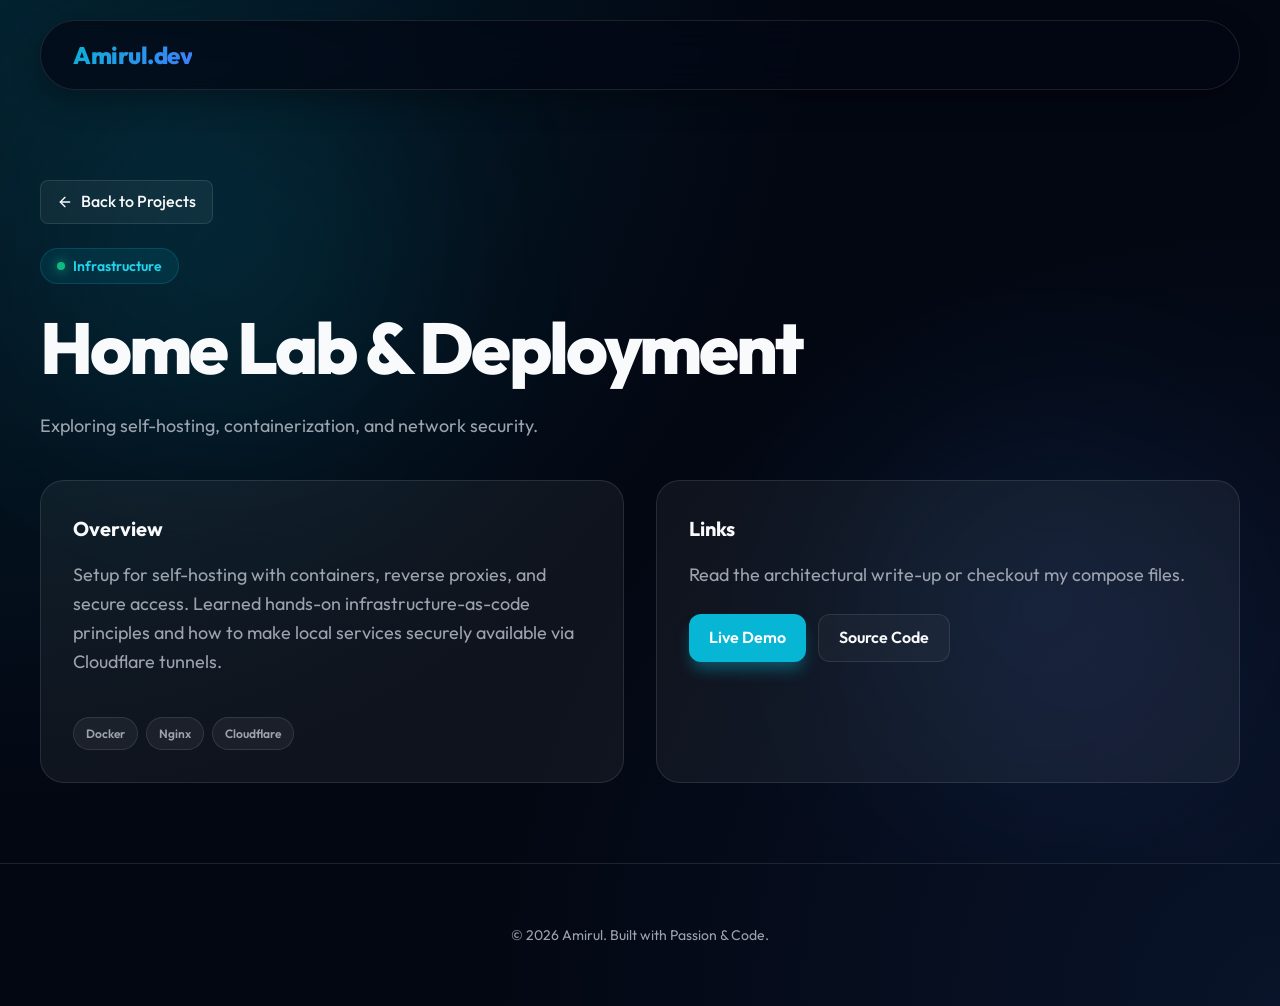
<file: projects/home-lab-deployment.html>
<!DOCTYPE html>
<html lang="en">
<head>
  <meta charset="UTF-8" />
  <meta name="viewport" content="width=device-width, initial-scale=1.0" />
  <title>Home Lab & Deployment | Amirul</title>
  <link rel="icon" type="image/png" sizes="64x64" href="../assets/favicon-64.png">
  <link rel="preconnect" href="https://fonts.googleapis.com">
  <link rel="preconnect" href="https://fonts.gstatic.com" crossorigin>
  <link href="https://fonts.googleapis.com/css2?family=Outfit:wght@300;400;500;600;700;800&display=swap" rel="stylesheet">
  <!-- Font Awesome removed: ~75KB of render-blocking CSS + webfonts, for one arrow. -->
  <link rel="stylesheet" href="../index.css">
</head>
<body>
  <nav class="nav">
    <div class="container nav-inner">
      <a href="../index.html" class="brand">Amirul<span>.dev</span></a>
    </div>
  </nav>

  <header class="hero">
    <div class="container">
      <a href="../index.html#projects" class="back-link">
        <svg class="back-icon" viewBox="0 0 24 24" fill="none" stroke="currentColor" stroke-width="2"
          stroke-linecap="round" stroke-linejoin="round" aria-hidden="true" focusable="false">
          <path d="M19 12H5" />
          <path d="m12 19-7-7 7-7" />
        </svg> Back to Projects
      </a><br>
      <div class="badge">
        <span class="dot"></span> 
        Infrastructure
      </div>
      <h1>Home Lab & Deployment</h1>
      <p style="font-size: 1.125rem; color: var(--muted); max-width: 600px; margin-bottom: 40px;">Exploring self-hosting, containerization, and network security.</p>
      
      <div class="about-grid">
        <div class="card">
          <h3 style="font-size: 1.25rem; font-weight: 700; margin-bottom: 16px;">Overview</h3>
          <p style="color: var(--muted);">Setup for self-hosting with containers, reverse proxies, and secure access. Learned hands-on infrastructure-as-code principles and how to make local services securely available via Cloudflare tunnels.</p>
          <div class="skill-pills" style="justify-content: flex-start; margin-top: 24px;">
            <span class="pill">Docker</span>
            <span class="pill">Nginx</span>
            <span class="pill">Cloudflare</span>
          </div>
        </div>
        <div class="card">
          <h3 style="font-size: 1.25rem; font-weight: 700; margin-bottom: 16px;">Links</h3>
          <p style="color: var(--muted); margin-bottom: 24px;">Read the architectural write-up or checkout my compose files.</p>
          <div class="project-links">
            <a href="#" class="btn btn-primary" style="padding: 10px 20px;">Live Demo</a>
            <a href="#" class="btn btn-secondary" style="padding: 10px 20px;">Source Code</a>
          </div>
        </div>
      </div>
    </div>
  </header>

  <footer>
    <div class="container">
      <p>© 2026 Amirul. Built with Passion & Code.</p>
    </div>
  </footer>
</body>
</html>
</file>
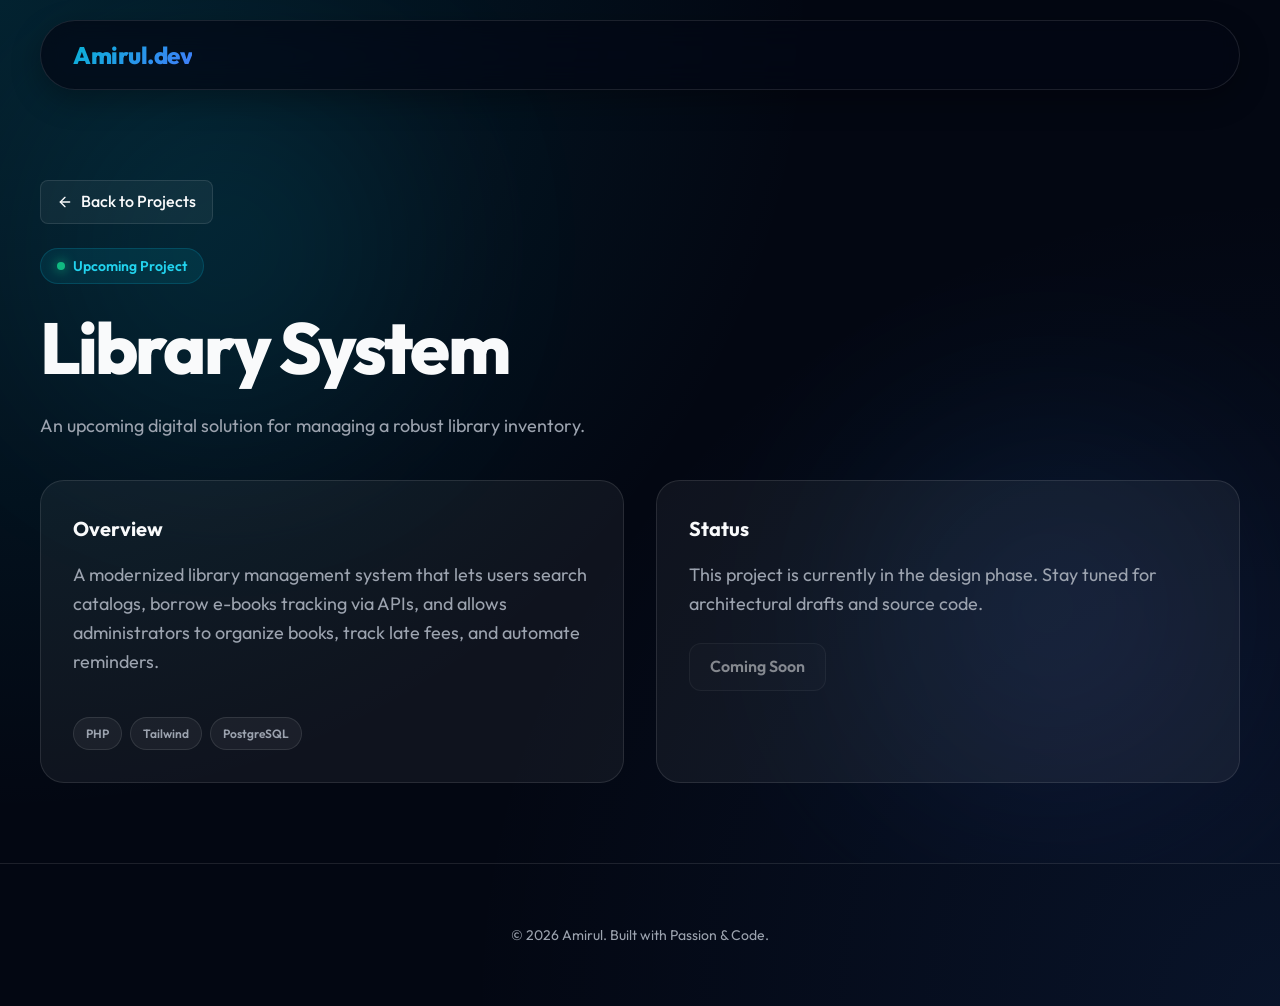
<file: projects/library-system.html>
<!DOCTYPE html>
<html lang="en">
<head>
  <meta charset="UTF-8" />
  <meta name="viewport" content="width=device-width, initial-scale=1.0" />
  <title>Library System | Amirul</title>
  <link rel="icon" type="image/png" sizes="64x64" href="../assets/favicon-64.png">
  <link rel="preconnect" href="https://fonts.googleapis.com">
  <link rel="preconnect" href="https://fonts.gstatic.com" crossorigin>
  <link href="https://fonts.googleapis.com/css2?family=Outfit:wght@300;400;500;600;700;800&display=swap" rel="stylesheet">
  <!-- Font Awesome removed: ~75KB of render-blocking CSS + webfonts, for one arrow. -->
  <link rel="stylesheet" href="../index.css">
</head>
<body>
  <nav class="nav">
    <div class="container nav-inner">
      <a href="../index.html" class="brand">Amirul<span>.dev</span></a>
    </div>
  </nav>

  <header class="hero">
    <div class="container">
      <a href="../index.html#projects" class="back-link">
        <svg class="back-icon" viewBox="0 0 24 24" fill="none" stroke="currentColor" stroke-width="2"
          stroke-linecap="round" stroke-linejoin="round" aria-hidden="true" focusable="false">
          <path d="M19 12H5" />
          <path d="m12 19-7-7 7-7" />
        </svg> Back to Projects
      </a><br>
      <div class="badge">
        <span class="dot"></span> 
        Upcoming Project
      </div>
      <h1>Library System</h1>
      <p style="font-size: 1.125rem; color: var(--muted); max-width: 600px; margin-bottom: 40px;">An upcoming digital solution for managing a robust library inventory.</p>
      
      <div class="about-grid">
        <div class="card">
          <h3 style="font-size: 1.25rem; font-weight: 700; margin-bottom: 16px;">Overview</h3>
          <p style="color: var(--muted);">A modernized library management system that lets users search catalogs, borrow e-books tracking via APIs, and allows administrators to organize books, track late fees, and automate reminders.</p>
          <div class="skill-pills" style="justify-content: flex-start; margin-top: 24px;">
            <span class="pill">PHP</span>
            <span class="pill">Tailwind</span>
            <span class="pill">PostgreSQL</span>
          </div>
        </div>
        <div class="card">
          <h3 style="font-size: 1.25rem; font-weight: 700; margin-bottom: 16px;">Status</h3>
          <p style="color: var(--muted); margin-bottom: 24px;">This project is currently in the design phase. Stay tuned for architectural drafts and source code.</p>
          <div class="project-links">
            <a href="#" class="btn btn-secondary" style="padding: 10px 20px; opacity: 0.5; pointer-events: none;">Coming Soon</a>
          </div>
        </div>
      </div>
    </div>
  </header>

  <footer>
    <div class="container">
      <p>© 2026 Amirul. Built with Passion & Code.</p>
    </div>
  </footer>
</body>
</html>
</file>
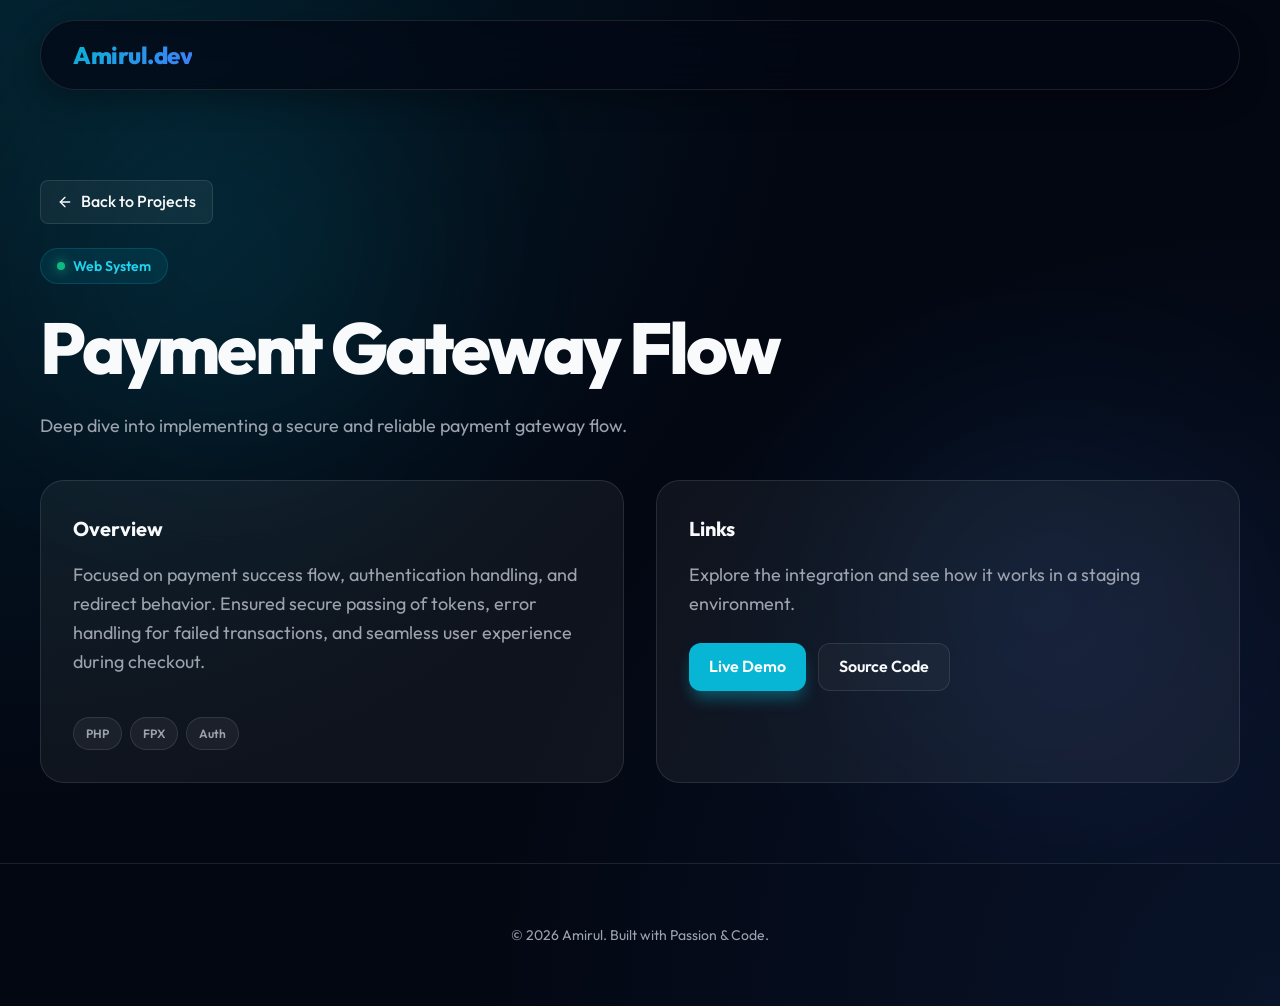
<file: projects/payment-gateway-flow.html>
<!DOCTYPE html>
<html lang="en">
<head>
  <meta charset="UTF-8" />
  <meta name="viewport" content="width=device-width, initial-scale=1.0" />
  <title>Payment Gateway Flow | Amirul</title>
  <link rel="icon" type="image/png" sizes="64x64" href="../assets/favicon-64.png">
  <link rel="preconnect" href="https://fonts.googleapis.com">
  <link rel="preconnect" href="https://fonts.gstatic.com" crossorigin>
  <link href="https://fonts.googleapis.com/css2?family=Outfit:wght@300;400;500;600;700;800&display=swap" rel="stylesheet">
  <!-- Font Awesome removed: ~75KB of render-blocking CSS + webfonts, for one arrow. -->
  <link rel="stylesheet" href="../index.css">
</head>
<body>
  <nav class="nav">
    <div class="container nav-inner">
      <a href="../index.html" class="brand">Amirul<span>.dev</span></a>
    </div>
  </nav>

  <header class="hero">
    <div class="container">
      <a href="../index.html#projects" class="back-link">
        <svg class="back-icon" viewBox="0 0 24 24" fill="none" stroke="currentColor" stroke-width="2"
          stroke-linecap="round" stroke-linejoin="round" aria-hidden="true" focusable="false">
          <path d="M19 12H5" />
          <path d="m12 19-7-7 7-7" />
        </svg> Back to Projects
      </a><br>
      <div class="badge">
        <span class="dot"></span> 
        Web System
      </div>
      <h1>Payment Gateway Flow</h1>
      <p style="font-size: 1.125rem; color: var(--muted); max-width: 600px; margin-bottom: 40px;">Deep dive into implementing a secure and reliable payment gateway flow.</p>
      
      <div class="about-grid">
        <div class="card">
          <h3 style="font-size: 1.25rem; font-weight: 700; margin-bottom: 16px;">Overview</h3>
          <p style="color: var(--muted);">Focused on payment success flow, authentication handling, and redirect behavior. Ensured secure passing of tokens, error handling for failed transactions, and seamless user experience during checkout.</p>
          <div class="skill-pills" style="justify-content: flex-start; margin-top: 24px;">
            <span class="pill">PHP</span>
            <span class="pill">FPX</span>
            <span class="pill">Auth</span>
          </div>
        </div>
        <div class="card">
          <h3 style="font-size: 1.25rem; font-weight: 700; margin-bottom: 16px;">Links</h3>
          <p style="color: var(--muted); margin-bottom: 24px;">Explore the integration and see how it works in a staging environment.</p>
          <div class="project-links">
            <a href="#" class="btn btn-primary" style="padding: 10px 20px;">Live Demo</a>
            <a href="#" class="btn btn-secondary" style="padding: 10px 20px;">Source Code</a>
          </div>
        </div>
      </div>
    </div>
  </header>

  <footer>
    <div class="container">
      <p>© 2026 Amirul. Built with Passion & Code.</p>
    </div>
  </footer>
</body>
</html>
</file>
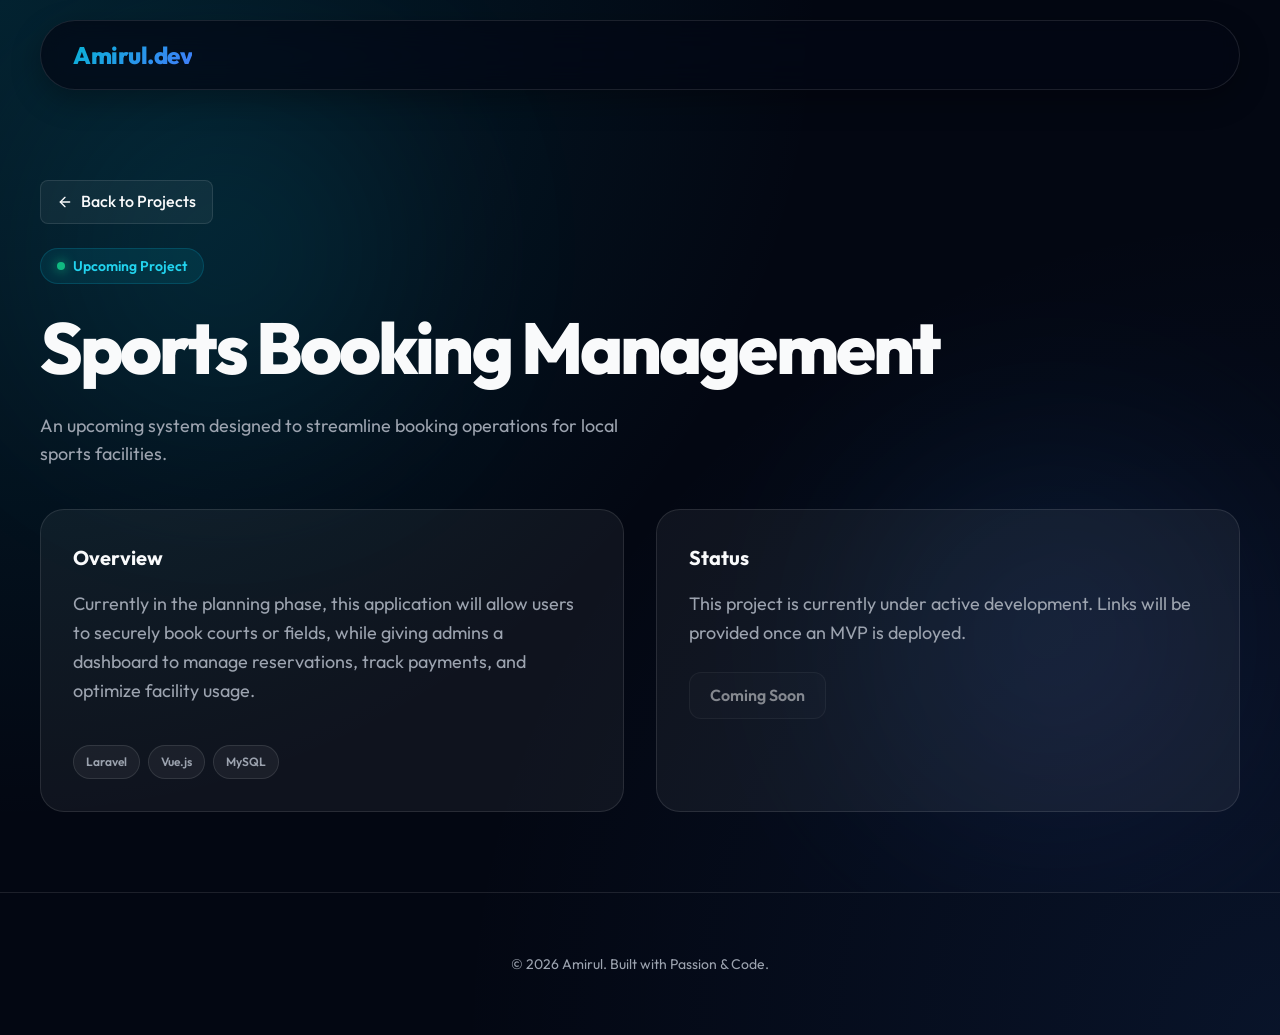
<file: projects/sports-booking-management.html>
<!DOCTYPE html>
<html lang="en">
<head>
  <meta charset="UTF-8" />
  <meta name="viewport" content="width=device-width, initial-scale=1.0" />
  <title>Sports Booking Management | Amirul</title>
  <link rel="icon" type="image/png" sizes="64x64" href="../assets/favicon-64.png">
  <link rel="preconnect" href="https://fonts.googleapis.com">
  <link rel="preconnect" href="https://fonts.gstatic.com" crossorigin>
  <link href="https://fonts.googleapis.com/css2?family=Outfit:wght@300;400;500;600;700;800&display=swap" rel="stylesheet">
  <!-- Font Awesome removed: ~75KB of render-blocking CSS + webfonts, for one arrow. -->
  <link rel="stylesheet" href="../index.css">
</head>
<body>
  <nav class="nav">
    <div class="container nav-inner">
      <a href="../index.html" class="brand">Amirul<span>.dev</span></a>
    </div>
  </nav>

  <header class="hero">
    <div class="container">
      <a href="../index.html#projects" class="back-link">
        <svg class="back-icon" viewBox="0 0 24 24" fill="none" stroke="currentColor" stroke-width="2"
          stroke-linecap="round" stroke-linejoin="round" aria-hidden="true" focusable="false">
          <path d="M19 12H5" />
          <path d="m12 19-7-7 7-7" />
        </svg> Back to Projects
      </a><br>
      <div class="badge">
        <span class="dot"></span> 
        Upcoming Project
      </div>
      <h1>Sports Booking Management</h1>
      <p style="font-size: 1.125rem; color: var(--muted); max-width: 600px; margin-bottom: 40px;">An upcoming system designed to streamline booking operations for local sports facilities.</p>
      
      <div class="about-grid">
        <div class="card">
          <h3 style="font-size: 1.25rem; font-weight: 700; margin-bottom: 16px;">Overview</h3>
          <p style="color: var(--muted);">Currently in the planning phase, this application will allow users to securely book courts or fields, while giving admins a dashboard to manage reservations, track payments, and optimize facility usage.</p>
          <div class="skill-pills" style="justify-content: flex-start; margin-top: 24px;">
            <span class="pill">Laravel</span>
            <span class="pill">Vue.js</span>
            <span class="pill">MySQL</span>
          </div>
        </div>
        <div class="card">
          <h3 style="font-size: 1.25rem; font-weight: 700; margin-bottom: 16px;">Status</h3>
          <p style="color: var(--muted); margin-bottom: 24px;">This project is currently under active development. Links will be provided once an MVP is deployed.</p>
          <div class="project-links">
            <a href="#" class="btn btn-secondary" style="padding: 10px 20px; opacity: 0.5; pointer-events: none;">Coming Soon</a>
          </div>
        </div>
      </div>
    </div>
  </header>

  <footer>
    <div class="container">
      <p>© 2026 Amirul. Built with Passion & Code.</p>
    </div>
  </footer>
</body>
</html>
</file>
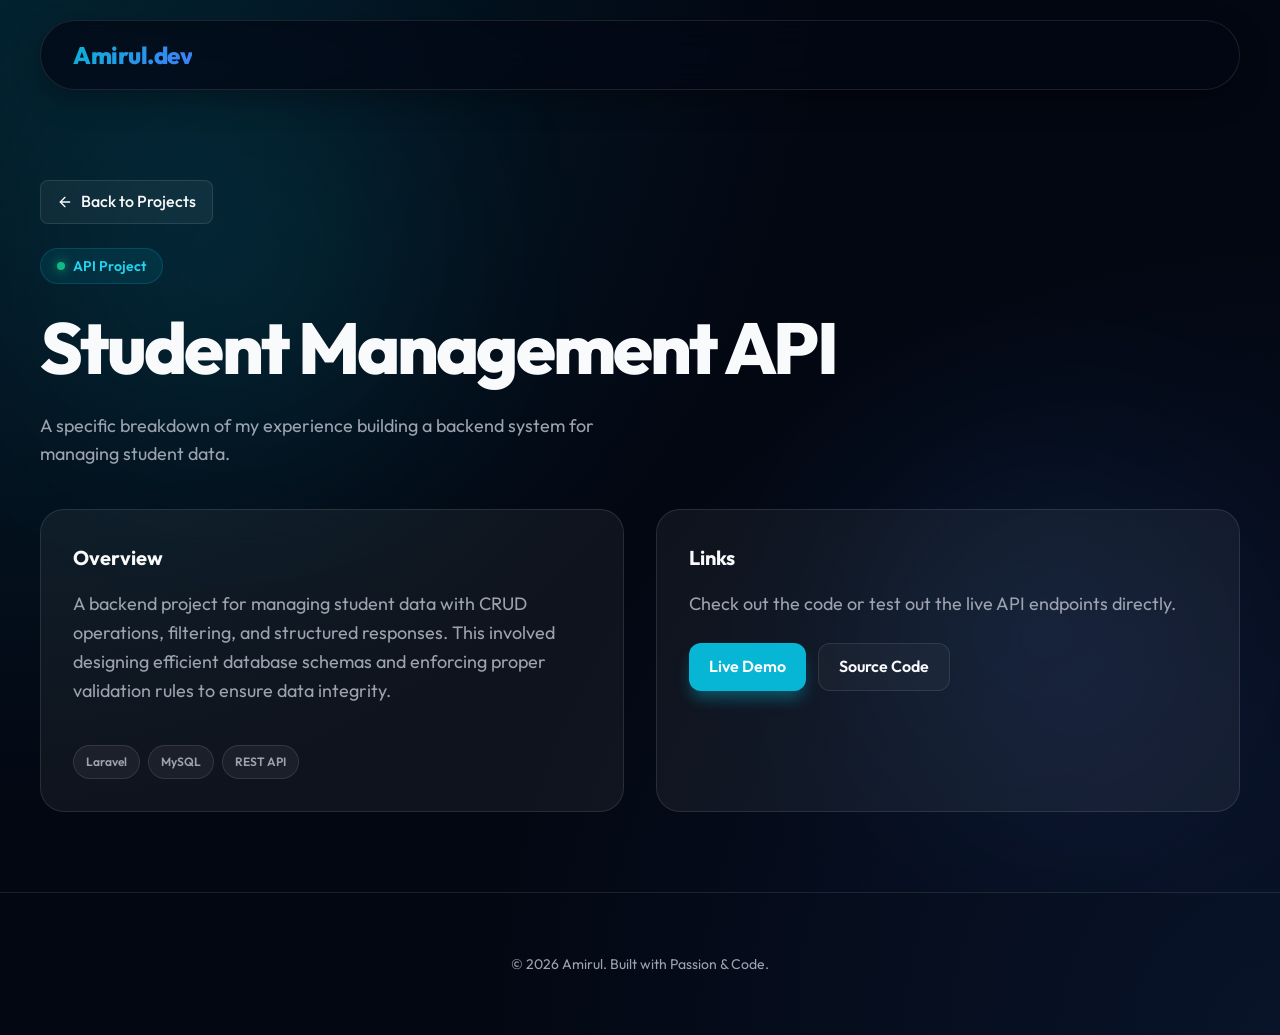
<file: projects/student-management-api.html>
<!DOCTYPE html>
<html lang="en">
<head>
  <meta charset="UTF-8" />
  <meta name="viewport" content="width=device-width, initial-scale=1.0" />
  <title>Student Management API | Amirul</title>
  <link rel="icon" type="image/png" sizes="64x64" href="../assets/favicon-64.png">
  <link rel="preconnect" href="https://fonts.googleapis.com">
  <link rel="preconnect" href="https://fonts.gstatic.com" crossorigin>
  <link href="https://fonts.googleapis.com/css2?family=Outfit:wght@300;400;500;600;700;800&display=swap" rel="stylesheet">
  <!-- Font Awesome removed: ~75KB of render-blocking CSS + webfonts, for one arrow. -->
  <link rel="stylesheet" href="../index.css">
</head>
<body>
  <nav class="nav">
    <div class="container nav-inner">
      <a href="../index.html" class="brand">Amirul<span>.dev</span></a>
    </div>
  </nav>

  <header class="hero">
    <div class="container">
      <a href="../index.html#projects" class="back-link">
        <svg class="back-icon" viewBox="0 0 24 24" fill="none" stroke="currentColor" stroke-width="2"
          stroke-linecap="round" stroke-linejoin="round" aria-hidden="true" focusable="false">
          <path d="M19 12H5" />
          <path d="m12 19-7-7 7-7" />
        </svg> Back to Projects
      </a><br>
      <div class="badge">
        <span class="dot"></span> 
        API Project
      </div>
      <h1>Student Management API</h1>
      <p style="font-size: 1.125rem; color: var(--muted); max-width: 600px; margin-bottom: 40px;">A specific breakdown of my experience building a backend system for managing student data.</p>
      
      <div class="about-grid">
        <div class="card">
          <h3 style="font-size: 1.25rem; font-weight: 700; margin-bottom: 16px;">Overview</h3>
          <p style="color: var(--muted);">A backend project for managing student data with CRUD operations, filtering, and structured responses. This involved designing efficient database schemas and enforcing proper validation rules to ensure data integrity.</p>
          <div class="skill-pills" style="justify-content: flex-start; margin-top: 24px;">
            <span class="pill">Laravel</span>
            <span class="pill">MySQL</span>
            <span class="pill">REST API</span>
          </div>
        </div>
        <div class="card">
          <h3 style="font-size: 1.25rem; font-weight: 700; margin-bottom: 16px;">Links</h3>
          <p style="color: var(--muted); margin-bottom: 24px;">Check out the code or test out the live API endpoints directly.</p>
          <div class="project-links">
            <a href="#" class="btn btn-primary" style="padding: 10px 20px;">Live Demo</a>
            <a href="#" class="btn btn-secondary" style="padding: 10px 20px;">Source Code</a>
          </div>
        </div>
      </div>
    </div>
  </header>

  <footer>
    <div class="container">
      <p>© 2026 Amirul. Built with Passion & Code.</p>
    </div>
  </footer>
</body>
</html>
</file>
<file: index.css>
:root {
  --bg: #030712;
  --bg-soft: rgba(255, 255, 255, 0.03);
  --card: rgba(255, 255, 255, 0.05);
  --border: rgba(255, 255, 255, 0.1);
  --text: #f9fafb;
  --muted: #9ca3af;
  --accent: #06b6d4;
  --accent-2: #10b981;
  --accent-gradient: linear-gradient(135deg, #06b6d4 0%, #3b82f6 50%, #8b5cf6 100%);
  --shadow: 0 25px 50px -12px rgba(0, 0, 0, 0.5);
  --max: 1200px;
  --glass: blur(16px) saturate(180%);
}

* {
  box-sizing: border-box;
  margin: 0;
  padding: 0;
}

html {
  scroll-behavior: smooth;
  width: 100%;
  max-width: 100%;
  overflow-x: hidden;
}

body {
  font-family: 'Outfit', sans-serif;
  background-color: var(--bg);
  background-image: 
    radial-gradient(circle at 0% 0%, rgba(6, 182, 212, 0.15) 0%, transparent 50%),
    radial-gradient(circle at 100% 100%, rgba(59, 130, 246, 0.1) 0%, transparent 50%);
  color: var(--text);
  line-height: 1.6;
  width: 100%;
  max-width: 100%;
  overflow-x: hidden;
}

a {
  color: inherit;
  text-decoration: none;
  transition: all 0.3s cubic-bezier(0.4, 0, 0.2, 1);
}

img {
  max-width: 100%;
  display: block;
  border-radius: 12px;
}

.container {
  width: min(calc(100% - 48px), var(--max));
  margin: 0 auto;
}

/* Navigation */
.nav {
  position: fixed;
  top: 20px;
  left: 16px;
  right: 16px;
  margin: 0 auto;
  width: auto;
  max-width: var(--max);
  z-index: 100;
  backdrop-filter: var(--glass);
  -webkit-backdrop-filter: var(--glass);
  background: rgba(3, 7, 18, 0.75);
  border: 1px solid var(--border);
  border-radius: 99px; /* Floating Pill style */
  height: 70px;
  display: flex;
  align-items: center;
  transition: all 0.3s cubic-bezier(0.16, 1, 0.3, 1);
  box-shadow: 0 10px 30px rgba(0, 0, 0, 0.3);
}

.nav:hover {
  background: rgba(3, 7, 18, 0.85);
  border-color: rgba(6, 182, 212, 0.25);
  box-shadow: 0 15px 35px rgba(6, 182, 212, 0.1),
              0 5px 15px rgba(0, 0, 0, 0.3);
}

.nav-inner {
  display: flex;
  align-items: center;
  justify-content: space-between;
  width: 100%;
  padding: 0 32px; /* Extra horizontal padding inside the pill */
}

.brand {
  font-size: 1.5rem;
  font-weight: 800;
  letter-spacing: -0.02em;
  background: var(--accent-gradient);
  background-size: 200% auto;
  -webkit-background-clip: text;
  background-clip: text;
  -webkit-text-fill-color: transparent;
  transition: all 0.4s ease;
}

.brand:hover {
  background-position: right center;
  filter: drop-shadow(0 0 8px rgba(6, 182, 212, 0.3));
}

.nav-links {
  position: absolute;
  left: 50%;
  transform: translateX(-50%);
  display: flex;
  gap: 32px;
}

.nav-links a {
  color: var(--muted);
  font-weight: 500;
  font-size: 0.95rem;
  position: relative;
  padding: 6px 0;
}

.nav-links a::after {
  content: '';
  position: absolute;
  bottom: 0;
  left: 0;
  width: 100%;
  height: 2px;
  background: var(--accent-gradient);
  transform: scaleX(0);
  transform-origin: right;
  transition: transform 0.3s cubic-bezier(0.16, 1, 0.3, 1);
}

.nav-links a:hover::after {
  transform: scaleX(1);
  transform-origin: left;
}

.nav-links a:hover {
  color: var(--text);
  transform: translateY(-2px);
}

/* Mobile nav toggle — hidden on desktop, shown under 768px */
.nav-toggle {
  display: none;
  align-items: center;
  justify-content: center;
  width: 44px;          /* 44x44 minimum touch target */
  height: 44px;
  margin: 0;
  padding: 0;
  background: transparent;
  border: 1px solid var(--border);
  border-radius: 12px;
  color: var(--text);
  cursor: pointer;
  transition: background 0.3s ease, border-color 0.3s ease;
}

.nav-toggle:hover {
  background: rgba(255, 255, 255, 0.06);
  border-color: rgba(255, 255, 255, 0.2);
}

.nav-toggle-icon {
  width: 22px;
  height: 22px;
}

/* Swap hamburger <-> X off the open state */
.nav-toggle-close { display: none; }
.nav.is-open .nav-toggle-open { display: none; }
.nav.is-open .nav-toggle-close { display: block; }

/* Hero Section */
.hero {
  padding: 180px 0 80px;
  position: relative;
  overflow: hidden;
}

/* Floating Ambient Orbs (New Hero Style) */
.hero::before,
.hero::after {
  content: '';
  position: absolute;
  width: 320px;
  height: 320px;
  border-radius: 50%;
  filter: blur(120px);
  z-index: -1;
  opacity: 0.15;
  animation: floatOrb 20s infinite alternate ease-in-out;
  pointer-events: none;
}

.hero::before {
  background: var(--accent);
  top: 10%;
  left: 5%;
}

.hero::after {
  background: var(--accent-gradient);
  bottom: 10%;
  right: 5%;
  animation-delay: -10s;
}

@keyframes floatOrb {
  0% { transform: translate(0, 0) scale(1); }
  50% { transform: translate(40px, -20px) scale(1.08); }
  100% { transform: translate(-20px, 30px) scale(0.95); }
}

.hero-grid {
  display: grid;
  grid-template-columns: 1.2fr 0.8fr;
  gap: 60px;
  align-items: center;
}

.badge {
  display: inline-flex;
  align-items: center;
  gap: 8px;
  padding: 6px 16px;
  background: rgba(6, 182, 212, 0.1);
  border: 1px solid rgba(6, 182, 212, 0.2);
  border-radius: 999px;
  color: #22d3ee;
  font-size: 0.875rem;
  font-weight: 600;
  margin-bottom: 24px;
}

.dot {
  width: 8px;
  height: 8px;
  background: var(--accent-2);
  border-radius: 50%;
  box-shadow: 0 0 12px var(--accent-2);
  animation: pulse 2s infinite;
}

@keyframes pulse {
  0% { transform: scale(0.95); opacity: 0.5; }
  50% { transform: scale(1.1); opacity: 1; }
  100% { transform: scale(0.95); opacity: 0.5; }
}

h1 {
  font-size: clamp(2.5rem, 6vw, 4.5rem);
  line-height: 1.1;
  font-weight: 800;
  letter-spacing: -0.04em;
  margin-bottom: 24px;
}

.gradient {
  background: var(--accent-gradient);
  -webkit-background-clip: text;
  background-clip: text;
  -webkit-text-fill-color: transparent;
}

.hero p {
  font-size: 1.125rem;
  color: var(--muted);
  margin-bottom: 40px;
  max-width: 600px;
}

.cta-row {
  display: flex;
  gap: 16px;
  margin-bottom: 48px;
}

.btn {
  padding: 14px 28px;
  border-radius: 12px;
  font-weight: 600;
  display: inline-flex;
  align-items: center;
  gap: 8px;
  transition: all 0.3s ease;
}

.btn-primary {
  background: var(--accent);
  color: white;
  box-shadow: 0 10px 15px -3px rgba(6, 182, 212, 0.4);
}

.btn-primary:hover {
  background: #0891b2;
  transform: translateY(-2px);
  box-shadow: 0 20px 25px -5px rgba(6, 182, 212, 0.4);
}

.btn-secondary {
  background: var(--bg-soft);
  color: var(--text);
  border: 1px solid var(--border);
}

.btn-secondary:hover {
  background: rgba(255, 255, 255, 0.08);
  border-color: rgba(255, 255, 255, 0.2);
}

.stats {
  display: grid;
  grid-template-columns: repeat(3, 1fr);
  gap: 24px;
}

.stat {
  padding: 24px;
  background: var(--bg-soft);
  border: 1px solid var(--border);
  border-radius: 20px;
  transition: all 0.3s ease;
}

.stat:hover {
  border-color: var(--accent);
  transform: translateY(-4px);
}

.stat strong {
  display: block;
  font-size: 1.75rem;
  font-weight: 800;
  margin-bottom: 4px;
  color: var(--text);
}

.stat span {
  font-size: 0.875rem;
  color: var(--muted);
  font-weight: 500;
}

/* Profile Panel */
.panel {
  background: linear-gradient(135deg, rgba(255,255,255,0.05) 0%, rgba(255,255,255,0.02) 100%);
  border: 1px solid var(--border);
  border-radius: 32px;
  padding: 40px;
  backdrop-filter: var(--glass);
  position: relative;
  overflow: hidden;
}

.panel::before {
  content: '';
  position: absolute;
  top: -20%;
  right: -20%;
  width: 200px;
  height: 200px;
  background: var(--accent);
  filter: blur(100px);
  opacity: 0.2;
}

.profile-card {
  display: flex;
  flex-direction: column;
  gap: 24px;
  text-align: center;
  align-items: center;
}

.avatar-container {
  position: relative;
  width: 120px;
  height: 120px;
}

.avatar-container img {
  width: 100%;
  height: 100%;
  object-fit: cover;
  border-radius: 30px;
  border: 2px solid var(--accent);
}

.profile-meta h3 {
  font-size: 1.5rem;
  font-weight: 700;
  margin-bottom: 4px;
}

.profile-meta p {
  color: var(--accent-2);
  font-weight: 600;
  font-size: 0.9rem;
  letter-spacing: 0.05em;
  text-transform: uppercase;
}

.skill-pills {
  display: flex;
  flex-wrap: wrap;
  gap: 8px;
  justify-content: center;
}

.pill {
  padding: 6px 12px;
  background: rgba(255, 255, 255, 0.05);
  border: 1px solid var(--border);
  border-radius: 99px;
  font-size: 0.75rem;
  font-weight: 600;
  color: var(--muted);
  transition: all 0.3s ease;
}

.pill:hover {
  background: var(--accent);
  color: white;
  border-color: transparent;
}

/* Profile socials — was inline styles + onmouseover handlers */
.main-socials {
  display: flex;
  gap: 20px;
  margin-top: 10px;
}

.main-socials a {
  display: inline-flex;
  align-items: center;
  justify-content: center;
  width: 44px;          /* 44x44 minimum touch target */
  height: 44px;
  color: var(--text);
  transition: transform 0.3s ease;
}

/* SVG icons size by width/height, not font-size — the old icon-font rules
   would leave these at whatever the UA default is. */
.main-socials svg {
  width: 24px;
  height: 24px;
}

/* :focus-visible too — the old JS hover only fired for a mouse */
.main-socials a:hover,
.main-socials a:focus-visible {
  transform: scale(1.1);
}

.profile-blurb {
  margin: 8px 0 0;
  color: var(--muted);
  font-size: 0.9rem;
}

.back-icon {
  width: 16px;
  height: 16px;
  flex-shrink: 0;
}

/* "Back to Projects" on the project detail pages.
   Was 5 identical copies of an inline style + onmouseover/onmouseout pair. */
.back-link {
  display: inline-flex;
  align-items: center;
  gap: 8px;
  min-height: 44px;       /* touch target */
  margin-bottom: 24px;
  padding: 8px 16px;
  background: rgba(255, 255, 255, 0.05);
  border: 1px solid var(--border);
  border-radius: 8px;
  color: var(--text);
  font-weight: 500;
  transition: background 0.3s ease, border-color 0.3s ease;
}

/* :focus-visible too — the old inline handlers were mouse-only */
.back-link:hover,
.back-link:focus-visible {
  background: rgba(255, 255, 255, 0.1);
  border-color: var(--accent);
}

/* Sections */
section {
  padding: 100px 0;
  /* Clears the fixed nav so anchored headings aren't tucked underneath it.
     Desktop nav = 20px top + 70px tall. */
  scroll-margin-top: 110px;
}

/* Scroll reveal. The JS adds .reveal to the <section>, then .is-visible when
   it enters view. Under prefers-reduced-motion the JS never adds .reveal at
   all, so content is visible from the start rather than fading in.

   The transform lives on the INNER .container, never on the <section> itself.
   The section is the anchor target: translating it moves its box out from
   under its own scroll-margin-top, landing the heading beneath the fixed nav
   by exactly the translate distance. Animating the child keeps the section's
   box fixed, so scroll-margin-top means what it says. */
.reveal > .container {
  opacity: 0;
  transform: translateY(20px);
  transition: opacity 0.6s ease-out, transform 0.6s ease-out;
}

.reveal.is-visible > .container {
  opacity: 1;
  transform: translateY(0);
}

.section-head {
  margin-bottom: 60px;
}

.section-head h2 {
  font-size: 2.5rem;
  font-weight: 800;
  margin-bottom: 16px;
  letter-spacing: -0.02em;
}

.section-head p {
  font-size: 1.125rem;
  color: var(--muted);
  max-width: 600px;
}

/* About Grid */
.about-grid {
  display: grid;
  grid-template-columns: 1fr 1fr;
  gap: 32px;
}

.card {
  background: var(--card);
  border: 1px solid var(--border);
  border-radius: 24px;
  padding: 32px;
  transition: all 0.3s ease;
}

.card:hover {
  border-color: rgba(255, 255, 255, 0.2);
  background: rgba(255, 255, 255, 0.07);
}

/* Engineering Specifications Panel */
.engineering-card {
  grid-column: span 2;
  margin-top: 32px;
  border-left: 4px solid var(--accent-2) !important;
}

.list {
  display: flex;
  flex-direction: column;
  gap: 24px;
}

.list-item {
  display: flex;
  gap: 20px;
}

.list-icon {
  width: 48px;
  height: 48px;
  background: rgba(6, 182, 212, 0.1);
  color: var(--accent);
  display: flex;
  align-items: center;
  justify-content: center;
  border-radius: 12px;
  font-weight: 800;
  flex-shrink: 0;
}

.list-item h4 {
  font-size: 1.125rem;
  margin-bottom: 4px;
}

.list-item p {
  font-size: 0.95rem;
  color: var(--muted);
}

/* Projects Grid */
.projects-grid {
  display: grid;
  grid-template-columns: repeat(3, 1fr);
  gap: 32px;
}

.project-card {
  position: relative;
  background: linear-gradient(
    135deg,
    rgba(255, 255, 255, 0.03) 0%,
    rgba(255, 255, 255, 0.01) 100%
  );
  border: 1px solid rgba(255, 255, 255, 0.08);
  border-radius: 24px;
  backdrop-filter: var(--glass);
  -webkit-backdrop-filter: var(--glass);
  overflow: hidden;
  display: flex;
  flex-direction: column;
  transition: 
    transform 0.4s cubic-bezier(0.16, 1, 0.3, 1), 
    border-color 0.4s cubic-bezier(0.16, 1, 0.3, 1), 
    box-shadow 0.4s cubic-bezier(0.16, 1, 0.3, 1);
  box-shadow: 0 4px 30px rgba(0, 0, 0, 0.3);
}

.project-card:hover {
  transform: translateY(-8px);
  border-color: rgba(99, 102, 241, 0.35);
  box-shadow: 
    0 20px 40px rgba(0, 0, 0, 0.4),
    0 0 24px rgba(99, 102, 241, 0.15);
}

.project-card::after {
  content: '';
  position: absolute;
  bottom: 0;
  left: 0;
  width: 100%;
  height: 3px;
  background: var(--accent-gradient);
  transform: scaleX(0);
  transform-origin: left;
  transition: transform 0.4s cubic-bezier(0.16, 1, 0.3, 1);
}

.project-card:hover::after {
  transform: scaleX(1);
}

.project-img {
  position: relative;
  width: 100%;
  aspect-ratio: 16/10;
  overflow: hidden;
  border-bottom: 1px solid rgba(255, 255, 255, 0.05);
}

.project-img::after {
  content: '';
  position: absolute;
  inset: 0;
  background: linear-gradient(180deg, transparent 65%, rgba(3, 7, 18, 0.5) 100%);
  pointer-events: none;
}

.project-img img {
  width: 100%;
  height: 100%;
  object-fit: cover;
  border-radius: 0;
  transition: transform 0.6s cubic-bezier(0.16, 1, 0.3, 1);
}

.project-card:hover .project-img img {
  transform: scale(1.06);
}

.project-content {
  padding: 24px;
  flex-grow: 1;
  display: flex;
  flex-direction: column;
}

.project-top {
  display: flex;
  justify-content: space-between;
  align-items: center;
  margin-bottom: 16px;
}

.project-tag {
  font-size: 0.75rem;
  font-weight: 700;
  color: var(--accent-2);
  text-transform: uppercase;
  letter-spacing: 0.05em;
}

.project-card h3 {
  font-size: 1.25rem;
  margin-bottom: 12px;
}

.project-card p {
  font-size: 0.95rem;
  color: var(--muted);
  margin-bottom: 24px;
}

.project-links {
  margin-top: auto;
  display: flex;
  gap: 12px;
}

.mini-link {
  padding: 8px 16px;
  background: var(--bg-soft);
  border: 1px solid var(--border);
  border-radius: 8px;
  font-size: 0.875rem;
  font-weight: 600;
}

.mini-link:hover {
  background: white;
  color: var(--bg);
}

/* Journey Timeline */
.timeline {
  display: flex;
  flex-direction: column;
  gap: 24px;
}

.timeline-item {
  display: grid;
  grid-template-columns: 200px 1fr;
  gap: 32px;
  padding: 32px;
  background: var(--bg-soft);
  border: 1px solid var(--border);
  border-radius: 20px;
}

.timeline-date {
  color: var(--accent);
  font-weight: 800;
  font-size: 0.875rem;
  text-transform: uppercase;
  letter-spacing: 0.1em;
}

.timeline-item h3 {
  font-size: 1.25rem;
  margin-bottom: 8px;
}

/* Contact Section */
.contact-box {
  background: var(--accent-gradient);
  padding: 80px 40px;
  border-radius: 40px;
  text-align: center;
  color: white;
  position: relative;
  overflow: hidden;
}

.contact-box::after {
  content: '';
  position: absolute;
  inset: 0;
  /* Inlined (633 bytes). Was a third-party request to
     transparenttextures.com on every page load - a DNS lookup, a TLS
     handshake and an outside party seeing every visitor, for a
     decorative texture. */
  background: url('[data-uri]');
  opacity: 0.1;
}

.contact-box h2 {
  font-size: clamp(2rem, 5vw, 3.5rem);
  font-weight: 800;
  margin-bottom: 24px;
  position: relative;
  z-index: 1;
}

.contact-box p {
  font-size: 1.25rem;
  max-width: 600px;
  margin: 0 auto 40px;
  opacity: 0.9;
  position: relative;
  z-index: 1;
}

.contact-box .cta-row {
  justify-content: center;
  position: relative;
  z-index: 1;
}

.contact-box .btn-secondary {
  background: rgba(255, 255, 255, 0.2);
  border-color: rgba(255, 255, 255, 0.3);
  color: white;
}

.contact-box .btn-primary {
  background: white;
  color: var(--accent);
  box-shadow: 0 10px 30px rgba(0, 0, 0, 0.2);
}

/* Footer */
footer {
  padding: 60px 0;
  border-top: 1px solid var(--border);
  text-align: center;
  color: var(--muted);
  font-size: 0.875rem;
}

/* Responsive */
@media (max-width: 1024px) {
  .hero-grid { grid-template-columns: 1fr; text-align: center; }
  .hero p { margin-left: auto; margin-right: auto; }
  .cta-row { justify-content: center; }
  .stats { max-width: 600px; margin: 0 auto; }
  .projects-grid { grid-template-columns: repeat(2, 1fr); }
  .about-grid { grid-template-columns: 1fr; }
  .engineering-card { grid-column: span 1; }
  .pipeline-grid {
    grid-template-columns: 1fr;
    gap: 16px;
  }
  .pipeline-arrow {
    transform: rotate(90deg);
    text-align: center;
    margin: 4px 0;
  }
}

@media (max-width: 768px) {
  .nav {
    top: 12px;
    left: 12px;
    right: 12px;
    width: auto;
    transform: none;
    height: 60px;
  }
  .nav-inner {
    padding: 0 20px;
  }

  .nav-toggle { display: inline-flex; }

  /* The menu: a panel under the pill, not a dead `display: none`.

     position: ABSOLUTE, not fixed. .nav has a backdrop-filter, which makes it
     a containing block for fixed descendants — so `position: fixed` here is
     resolved against the nav pill, not the viewport, and viewport-looking
     offsets silently lie (top:84px landed at 97px). Being absolute is the
     honest description of what the browser already does, and anchoring to
     `100%` means it tracks the nav's height instead of hardcoding it.

     Background is OPAQUE: this panel sits over hero copy, and the parent's
     backdrop-filter also neutralises any blur declared here, so translucency
     leaves the headline legible straight through the menu. */
  .nav-links {
    position: absolute;
    top: calc(100% + 12px);   /* always 12px below the pill, any height */
    left: 0;
    right: 0;
    transform: none;
    flex-direction: column;
    gap: 4px;
    padding: 12px;
    background: var(--bg);
    border: 1px solid var(--border);
    border-radius: 20px;
    box-shadow: 0 20px 40px rgba(0, 0, 0, 0.5);

    /* Hidden by default. visibility (not display) so it can transition,
       and so it leaves the tab order while closed. */
    opacity: 0;
    visibility: hidden;
    translate: 0 -8px;
    transition: opacity 0.25s ease, translate 0.25s ease, visibility 0.25s;
  }

  .nav.is-open .nav-links {
    opacity: 1;
    visibility: visible;
    translate: 0 0;
  }

  .nav-links a {
    display: flex;
    align-items: center;
    min-height: 44px;       /* touch target */
    padding: 0 12px;
    border-radius: 12px;
    font-size: 1rem;
  }

  .nav-links a:hover {
    transform: none;        /* the desktop -2px lift is wrong in a list */
    background: rgba(255, 255, 255, 0.06);
    color: var(--text);
  }

  .nav-links a::after { display: none; }   /* underline sweep is desktop-only */

  /* Mobile nav is 12px + 60px tall, so anchors need less clearance. */
  section { scroll-margin-top: 84px; }

  .hero { padding: 130px 0 60px; }
  .hero::before,
  .hero::after {
    display: none !important; /* Disable ambient orbs on mobile to prevent overflow */
  }
  .hero-grid { grid-template-columns: 1fr; text-align: center; }
  .hero p { margin-left: auto; margin-right: auto; }
  .cta-row { justify-content: center; }
  .stats { grid-template-columns: 1fr; max-width: 600px; margin: 0 auto; }
  .projects-grid { grid-template-columns: 1fr; }
  .about-grid { grid-template-columns: 1fr; }
  .engineering-card { grid-column: span 1; }
  .timeline-item { grid-template-columns: 1fr; gap: 12px; }
  section { padding: 60px 0; }
  h1 { font-size: 2.25rem; }
  .panel { padding: 24px; }
  .card { padding: 24px; }
  .stat { padding: 16px 20px; }
  .container {
    width: min(calc(100% - 32px), var(--max));
  }
}

@media (max-width: 480px) {
  h1 { font-size: 2rem; }
  .cta-row {
    flex-direction: column;
    gap: 12px;
    width: 100%;
  }
  .cta-row .btn {
    width: 100%;
    justify-content: center;
  }
  .container {
    width: min(calc(100% - 32px), var(--max));
  }
}

/* ==========================================================================
   Added UX/UI upgrades: Pipeline cards, Accessibility focus, reduced motion
   ========================================================================== */

/* Engineering Specifications Panel (responsive styles inherited) */

.upcoming-card {
  border-style: dashed !important;
  border-color: var(--accent) !important;
  background: linear-gradient(180deg, var(--card) 0%, rgba(6, 182, 212, 0.05) 100%) !important;
}

.cert-badge {
  display: flex;
  align-items: center;
  gap: 16px;
  margin-bottom: 16px;
}

.cert-icon {
  width: 56px;          /* 32px glyph + 12px padding each side */
  height: 56px;
  flex-shrink: 0;
  color: var(--accent-2);
  background: rgba(16, 185, 129, 0.1);
  padding: 12px;
  border-radius: 12px;
}

.cert-badge h4 {
  font-size: 1.15rem;
  font-weight: 700;
  color: var(--text);
}

.cert-badge span {
  font-size: 0.8rem;
  color: var(--muted);
}

.pipeline-grid {
  display: grid;
  grid-template-columns: 1fr auto 1fr auto 1fr auto 1fr;
  align-items: center;
  gap: 12px;
}

.pipeline-node {
  background: rgba(255, 255, 255, 0.02);
  border: 1px solid var(--border);
  border-radius: 16px;
  padding: 16px;
  text-align: center;
  transition: all 0.3s ease;
}

.pipeline-node:hover {
  background: rgba(255, 255, 255, 0.05);
  border-color: rgba(255, 255, 255, 0.15);
}

.node-highlight {
  border-color: var(--accent);
  background: rgba(6, 182, 212, 0.03);
}

.node-icon {
  display: flex;
  justify-content: center;
  color: var(--accent);
  margin-bottom: 8px;
}

/* 24px, not the 20px the old icon font rendered: stroke icons read lighter
   than the solid glyphs they replace and need the extra size to carry the
   same weight in the pipeline. */
.node-icon svg {
  width: 24px;
  height: 24px;
}

.node-highlight .node-icon {
  color: var(--accent-2);
}

.pipeline-node h5 {
  font-size: 0.9rem;
  margin-bottom: 4px;
  font-weight: 700;
}

.pipeline-node p {
  font-size: 0.75rem !important;
  color: var(--muted);
  line-height: 1.2;
}

.pipeline-arrow {
  display: flex;
  align-items: center;
  justify-content: center;
  color: rgba(255, 255, 255, 0.15);
}

.pipeline-arrow svg {
  width: 14px;
  height: 14px;
}

/* Placeholder mark on the two Upcoming cards — was an inline-styled icon font */
.upcoming-icon {
  width: 48px;
  height: 48px;
  color: var(--accent);
  opacity: 0.7;
}



/* Accessibility Focus States */
a:focus-visible, 
button:focus-visible,
.btn:focus-visible {
  outline: 2px dashed var(--accent-2) !important;
  outline-offset: 4px !important;
  box-shadow: 0 0 0 4px rgba(16, 185, 129, 0.2) !important;
}

/* Accessibility prefers-reduced-motion media query */
@media (prefers-reduced-motion: reduce) {
  * {
    animation-duration: 0.01ms !important;
    animation-iteration-count: 1 !important;
    transition-duration: 0.01ms !important;
    scroll-behavior: auto !important;
  }

  /* The JS skips .reveal under reduced motion, but it only reads the setting
     once at load. If it's switched on afterwards, this keeps content visible
     instead of stranding it at opacity 0. */
  .reveal > .container {
    opacity: 1 !important;
    transform: none !important;
  }

  .project-card:hover {
    transform: none !important;
    box-shadow: 0 4px 30px rgba(0, 0, 0, 0.3) !important;
  }
  .project-card:hover .project-img img {
    transform: none !important;
  }
}
</file>
<file: design-system.css>
/* ==========================================================================
   Swiss Modernism 2.0 — design system
   Portfolio revamp, Direction B. See planning/portfolio-revamp.md

   NOT imported by index.html or the project pages. S1 is deliberately
   additive: the live site keeps rendering from index.css until S2–S5
   migrate it deliberately. main publishes to skycore.my on merge, so a
   half-migrated stylesheet would be a half-migrated live site.

   Token layers, in strict order:
     1. primitive  --sw-*      raw values. NEVER referenced by a component.
     2. semantic   --color-*   role-based. This is what components consume.
     3. component  --btn-*     per-component, built from semantic.

   The point of the middle layer: dark mode reassigns semantics only.
   No component rule is theme-aware, so a component cannot be "right in
   light and wrong in dark" — there is only one place to get it wrong.
   ========================================================================== */

/* ---------- Layer 1: primitives ---------------------------------------- */

:root {
  --sw-white:    #FFFFFF;
  --sw-gray-50:  #FAFAFA;
  --sw-gray-100: #F5F5F5;
  --sw-gray-200: #E4E4E7;
  --sw-gray-300: #D4D4D8;
  --sw-gray-400: #A1A1AA;
  --sw-gray-500: #71717A;
  --sw-gray-600: #52525B;
  --sw-gray-700: #3F3F46;
  --sw-gray-800: #27272A;
  --sw-gray-900: #18181B;
  --sw-gray-950: #0A0A0A;
  --sw-black:    #000000;

  /* One accent. Swiss allows exactly one — the -400 is the dark-theme
     tonal variant, not a second colour. */
  --sw-blue-400: #60A5FA;
  --sw-blue-600: #2563EB;
  --sw-blue-700: #1D4ED8;

  --sw-red-500:  #EF4444;
  --sw-red-600:  #DC2626;

  /* ---------- Spacing: strict 8px rhythm (4px only for optical nudges) --- */
  --space-05: 4px;
  --space-1:  8px;
  --space-2:  16px;
  --space-3:  24px;
  --space-4:  32px;
  --space-5:  40px;
  --space-6:  48px;
  --space-8:  64px;
  --space-12: 96px;
  --space-16: 128px;

  /* ---------- Grid ------------------------------------------------------ */
  --grid-cols: 12;
  --grid-gap: var(--space-2);
  --measure: 68ch;        /* line-length cap: 60–75 chars */
  --max: 1200px;

  /* ---------- Type ------------------------------------------------------ */
  --font-sans: 'Inter', system-ui, -apple-system, 'Segoe UI', sans-serif;
  --font-mono: 'JetBrains Mono', ui-monospace, 'Cascadia Code', monospace;

  /* Modular scale. Fluid where it earns it; fixed where predictability wins. */
  --text-xs:   0.75rem;   /* 12 — mono labels only */
  --text-sm:   0.875rem;  /* 14 */
  --text-base: 1rem;      /* 16 — never smaller for body (iOS auto-zoom) */
  --text-lg:   1.125rem;  /* 18 */
  --text-xl:   1.5rem;    /* 24 */
  --text-2xl:  2rem;      /* 32 */
  --text-3xl:  clamp(2.5rem, 5vw, 3.5rem);
  --text-4xl:  clamp(3rem, 8vw, 5.5rem);

  --leading-tight: 1.05;  /* display */
  --leading-snug:  1.25;  /* headings */
  --leading-body:  1.6;   /* body: 1.5–1.75 */

  --tracking-tight: -0.03em;
  --tracking-normal: 0;
  --tracking-label: 0.08em;   /* uppercase mono labels */

  --weight-regular: 400;
  --weight-medium:  500;
  --weight-semi:    600;
  --weight-bold:    700;

  /* ---------- Swiss constants ------------------------------------------ */
  --radius: 0px;          /* no rounding. this is not negotiable in Swiss. */
  --rule: 1px;            /* hairline */
  --rule-bold: 2px;       /* structural */
  --motion-fast: 150ms;
  --motion-base: 250ms;
  --ease: cubic-bezier(0.2, 0, 0.2, 1);
}

/* ---------- Layer 2: semantic — LIGHT (the default) --------------------- */

/* Two text levels, not three. A --color-fg-subtle (gray-500) was drafted and
   removed: it passed light at 4.83:1 but failed dark at 4.10:1 on gray-950,
   and no component used it. Rather than tune a dead token into compliance,
   the system commits to fg + fg-muted — which is also the more Swiss answer.
   A third level may be added in S2–S5, with a value proven in BOTH themes. */
:root {
  --color-bg:            var(--sw-white);
  --color-surface:       var(--sw-gray-100);
  --color-surface-alt:   var(--sw-gray-50);
  --color-fg:            var(--sw-black);
  --color-fg-muted:      var(--sw-gray-600);
  --color-border:        var(--sw-black);
  --color-border-subtle: var(--sw-gray-200);
  --color-accent:        var(--sw-blue-600);
  --color-accent-hover:  var(--sw-blue-700);
  --color-on-accent:     var(--sw-white);
  --color-danger:        var(--sw-red-600);
  --color-focus:         var(--sw-blue-600);
}

/* ---------- Layer 2: semantic — DARK ------------------------------------
   Designed as a PAIR, not inverted (dark-mode-pairing). Two rules drive it:
     - surfaces lift with lightness, never with a drop shadow
     - the accent DESATURATES (blue-600 -> blue-400). blue-600 on near-black
       fails contrast; the lighter tonal variant is the same brand colour at
       the luminance dark demands.
   Contrast is verified independently per theme — see tools/check-contrast.mjs.
   Both a media query and an explicit [data-theme] hook, so the toggle can
   override the OS in either direction. ---------------------------------- */

@media (prefers-color-scheme: dark) {
  :root:not([data-theme='light']) {
    --color-bg:            var(--sw-gray-950);
    --color-surface:       var(--sw-gray-900);
    --color-surface-alt:   var(--sw-gray-800);
    --color-fg:            var(--sw-gray-50);
    --color-fg-muted:      var(--sw-gray-400);
    --color-border:        var(--sw-gray-50);
    --color-border-subtle: var(--sw-gray-800);
    --color-accent:        var(--sw-blue-400);
    --color-accent-hover:  var(--sw-white);
    --color-on-accent:     var(--sw-gray-950);
    --color-danger:        var(--sw-red-500);
    --color-focus:         var(--sw-blue-400);
  }
}

:root[data-theme='dark'] {
  --color-bg:            var(--sw-gray-950);
  --color-surface:       var(--sw-gray-900);
  --color-surface-alt:   var(--sw-gray-800);
  --color-fg:            var(--sw-gray-50);
  --color-fg-muted:      var(--sw-gray-400);
  --color-border:        var(--sw-gray-50);
  --color-border-subtle: var(--sw-gray-800);
  --color-accent:        var(--sw-blue-400);
  --color-accent-hover:  var(--sw-white);
  --color-on-accent:     var(--sw-gray-950);
  --color-danger:        var(--sw-red-500);
  --color-focus:         var(--sw-blue-400);
}

/* ---------- Layer 3: component tokens ---------------------------------- */

:root {
  --btn-height: 48px;         /* >= 44px touch target */
  --btn-padding-x: var(--space-3);
  --nav-height: 72px;
  --card-padding: var(--space-3);
}

/* ==========================================================================
   Base
   ========================================================================== */

*,
*::before,
*::after { box-sizing: border-box; }

html {
  -webkit-text-size-adjust: 100%;
  scroll-behavior: smooth;
}

body {
  margin: 0;
  background: var(--color-bg);
  color: var(--color-fg);
  font-family: var(--font-sans);
  font-size: var(--text-base);
  line-height: var(--leading-body);
  font-weight: var(--weight-regular);
  -webkit-font-smoothing: antialiased;
  /* Inter's optical sizing + tabular figures for data columns */
  font-feature-settings: 'cv11', 'ss01';
  font-variant-numeric: tabular-nums;
}

h1, h2, h3, h4, h5, h6 {
  margin: 0;
  font-weight: var(--weight-bold);
  line-height: var(--leading-snug);
  letter-spacing: var(--tracking-tight);
  text-wrap: balance;
}

p { margin: 0; max-width: var(--measure); text-wrap: pretty; }

a { color: inherit; text-decoration: none; }

img, svg { display: block; max-width: 100%; }

/* One focus style, everywhere. Swiss: a hard offset rule, no glow. */
:where(a, button, input, textarea, select, [tabindex]):focus-visible {
  outline: var(--rule-bold) solid var(--color-focus);
  outline-offset: 3px;
}

/* ==========================================================================
   Grid — strict 12 columns
   ========================================================================== */

.ds-container {
  width: 100%;
  max-width: var(--max);
  margin-inline: auto;
  /* px-4 floor matters: without it content touches the edge below 640px */
  padding-inline: var(--space-2);
}

@media (min-width: 768px) {
  .ds-container { padding-inline: var(--space-4); }
}

.ds-grid {
  display: grid;
  grid-template-columns: repeat(var(--grid-cols), minmax(0, 1fr));
  gap: var(--grid-gap);
}

/* Mobile-first: everything is full width until it earns a span. */
.ds-col-1  { grid-column: span 1; }
.ds-col-2  { grid-column: span 2; }
.ds-col-3  { grid-column: span 3; }
.ds-col-4  { grid-column: span 4; }
.ds-col-5  { grid-column: span 5; }
.ds-col-6  { grid-column: span 6; }
.ds-col-7  { grid-column: span 7; }
.ds-col-8  { grid-column: span 8; }
.ds-col-9  { grid-column: span 9; }
.ds-col-10 { grid-column: span 10; }
.ds-col-11 { grid-column: span 11; }
.ds-col-12 { grid-column: span 12; }

@media (max-width: 767px) {
  [class*='ds-col-'] { grid-column: span 12; }
}

/* The visible grid. Swiss shows its structure — this is a real toggle for
   checking alignment, not a decoration. */
.ds-grid-overlay {
  position: fixed;
  inset: 0;
  z-index: 9999;
  pointer-events: none;
  opacity: 0;
  transition: opacity var(--motion-base) var(--ease);
}

.ds-grid-overlay[data-visible='true'] { opacity: 1; }

.ds-grid-overlay .ds-container,
.ds-grid-overlay .ds-grid { height: 100%; }

.ds-grid-overlay span {
  background: color-mix(in srgb, var(--color-accent) 8%, transparent);
  border-inline: var(--rule) solid
    color-mix(in srgb, var(--color-accent) 20%, transparent);
}

/* ==========================================================================
   Typography utilities
   ========================================================================== */

.ds-display {
  font-size: var(--text-4xl);
  line-height: var(--leading-tight);
  letter-spacing: var(--tracking-tight);
  font-weight: var(--weight-bold);
}

.ds-h1 { font-size: var(--text-3xl); line-height: var(--leading-tight); }
.ds-h2 { font-size: var(--text-2xl); }
.ds-h3 { font-size: var(--text-xl); }

.ds-body-lg { font-size: var(--text-lg); line-height: var(--leading-body); }
.ds-body    { font-size: var(--text-base); line-height: var(--leading-body); }
.ds-small   { font-size: var(--text-sm); }

/* The mono label is the system's signature: metadata, numbers, eyebrows. */
.ds-label {
  font-family: var(--font-mono);
  font-size: var(--text-xs);
  font-weight: var(--weight-medium);
  letter-spacing: var(--tracking-label);
  text-transform: uppercase;
  color: var(--color-fg-muted);
}

.ds-muted { color: var(--color-fg-muted); }

/* ==========================================================================
   Rules (dividers) — structural, not decorative
   ========================================================================== */

.ds-rule {
  border: 0;
  border-top: var(--rule) solid var(--color-border-subtle);
  margin: 0;
}

.ds-rule-bold { border-top-width: var(--rule-bold); border-color: var(--color-border); }

/* ==========================================================================
   Components (minimal — enough to prove the system. Full set is S2–S5.)
   ========================================================================== */

.ds-btn {
  display: inline-flex;
  align-items: center;
  justify-content: center;
  gap: var(--space-1);
  min-height: var(--btn-height);
  padding-inline: var(--btn-padding-x);
  border: var(--rule-bold) solid var(--color-border);
  border-radius: var(--radius);
  background: transparent;
  color: var(--color-fg);
  font-family: var(--font-sans);
  font-size: var(--text-sm);
  font-weight: var(--weight-semi);
  letter-spacing: var(--tracking-label);
  text-transform: uppercase;
  cursor: pointer;
  transition: background var(--motion-fast) var(--ease),
              color var(--motion-fast) var(--ease);
}

.ds-btn:hover { background: var(--color-fg); color: var(--color-bg); }

.ds-btn-primary {
  background: var(--color-accent);
  border-color: var(--color-accent);
  color: var(--color-on-accent);
}

.ds-btn-primary:hover {
  background: var(--color-accent-hover);
  border-color: var(--color-accent-hover);
  color: var(--color-on-accent);
}

.ds-btn:disabled { opacity: 0.4; cursor: not-allowed; }

.ds-card {
  padding: var(--card-padding);
  background: var(--color-surface);
  border: var(--rule) solid var(--color-border-subtle);
  border-radius: var(--radius);
}

.ds-swatch {
  height: var(--space-8);
  border: var(--rule) solid var(--color-border-subtle);
}

/* ==========================================================================
   Motion
   ========================================================================== */

@media (prefers-reduced-motion: reduce) {
  *,
  *::before,
  *::after {
    animation-duration: 0.01ms !important;
    animation-iteration-count: 1 !important;
    transition-duration: 0.01ms !important;
    scroll-behavior: auto !important;
  }
}
</file>
